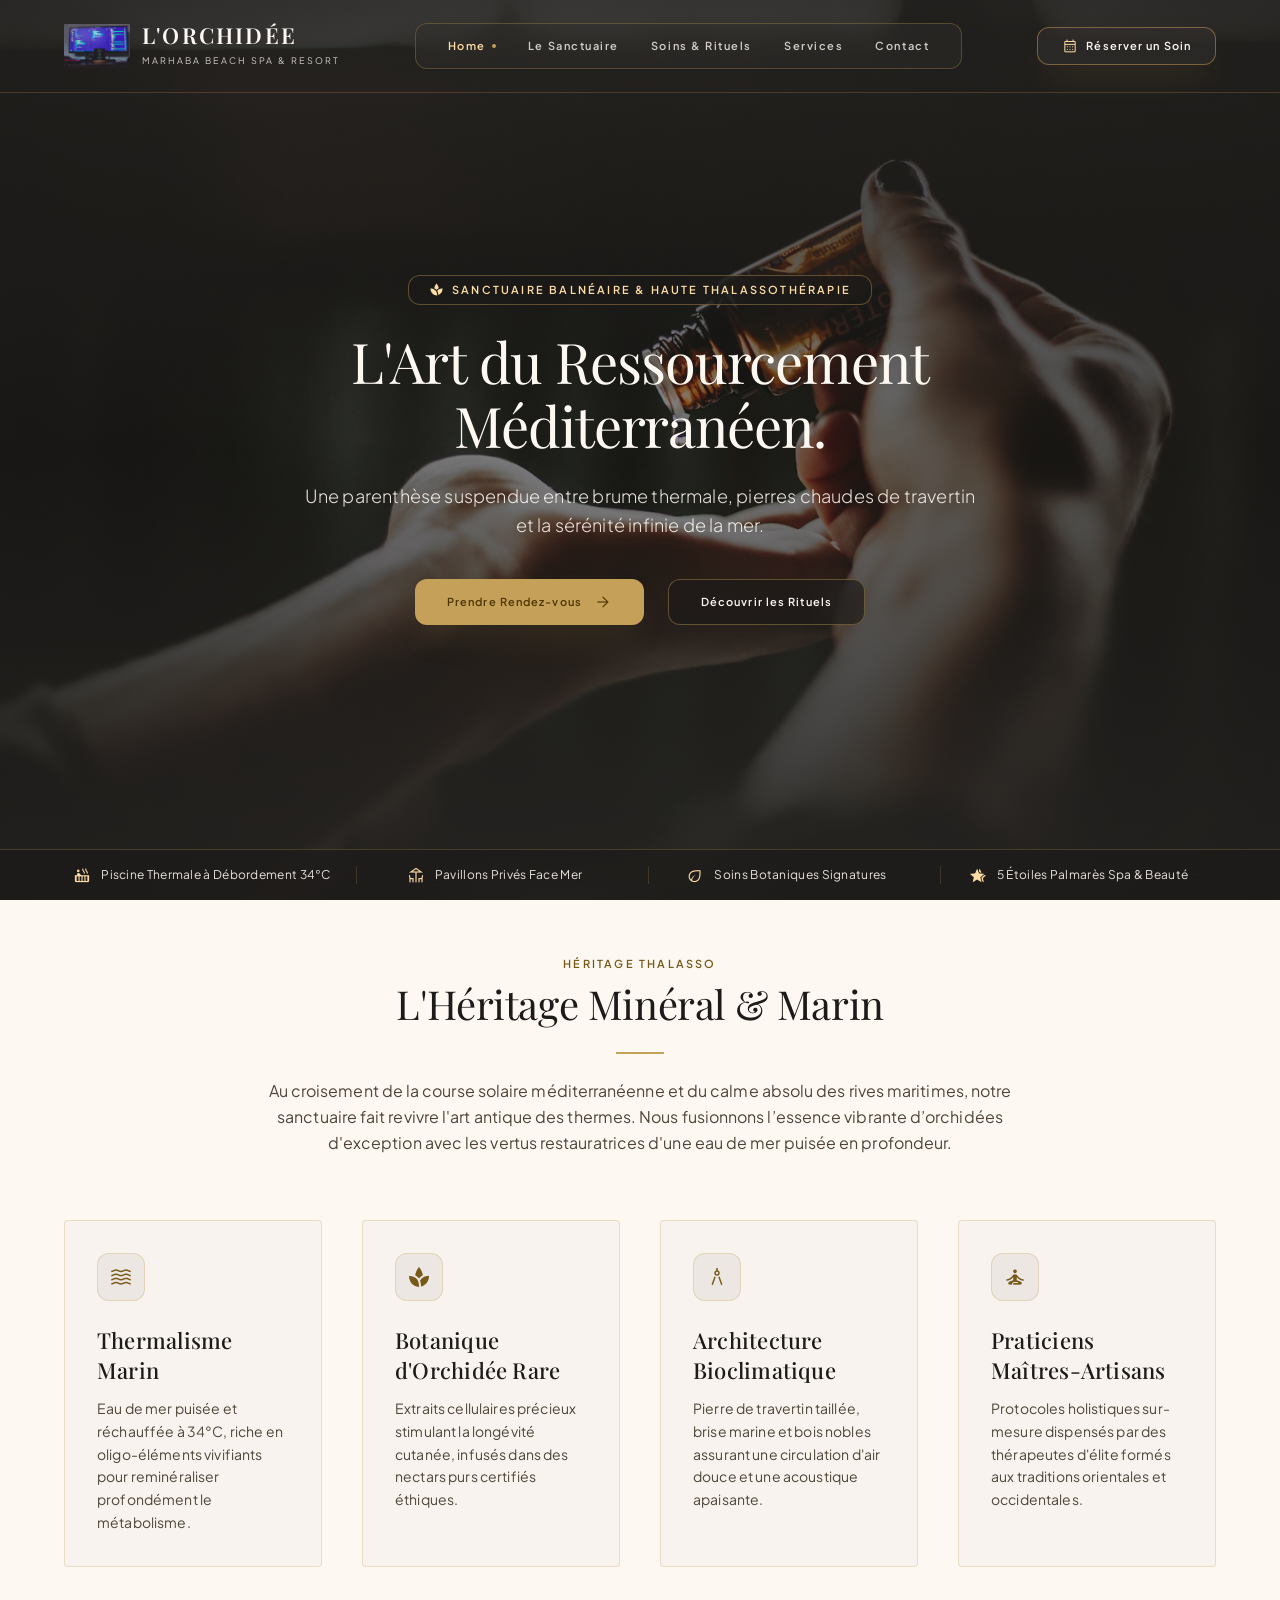
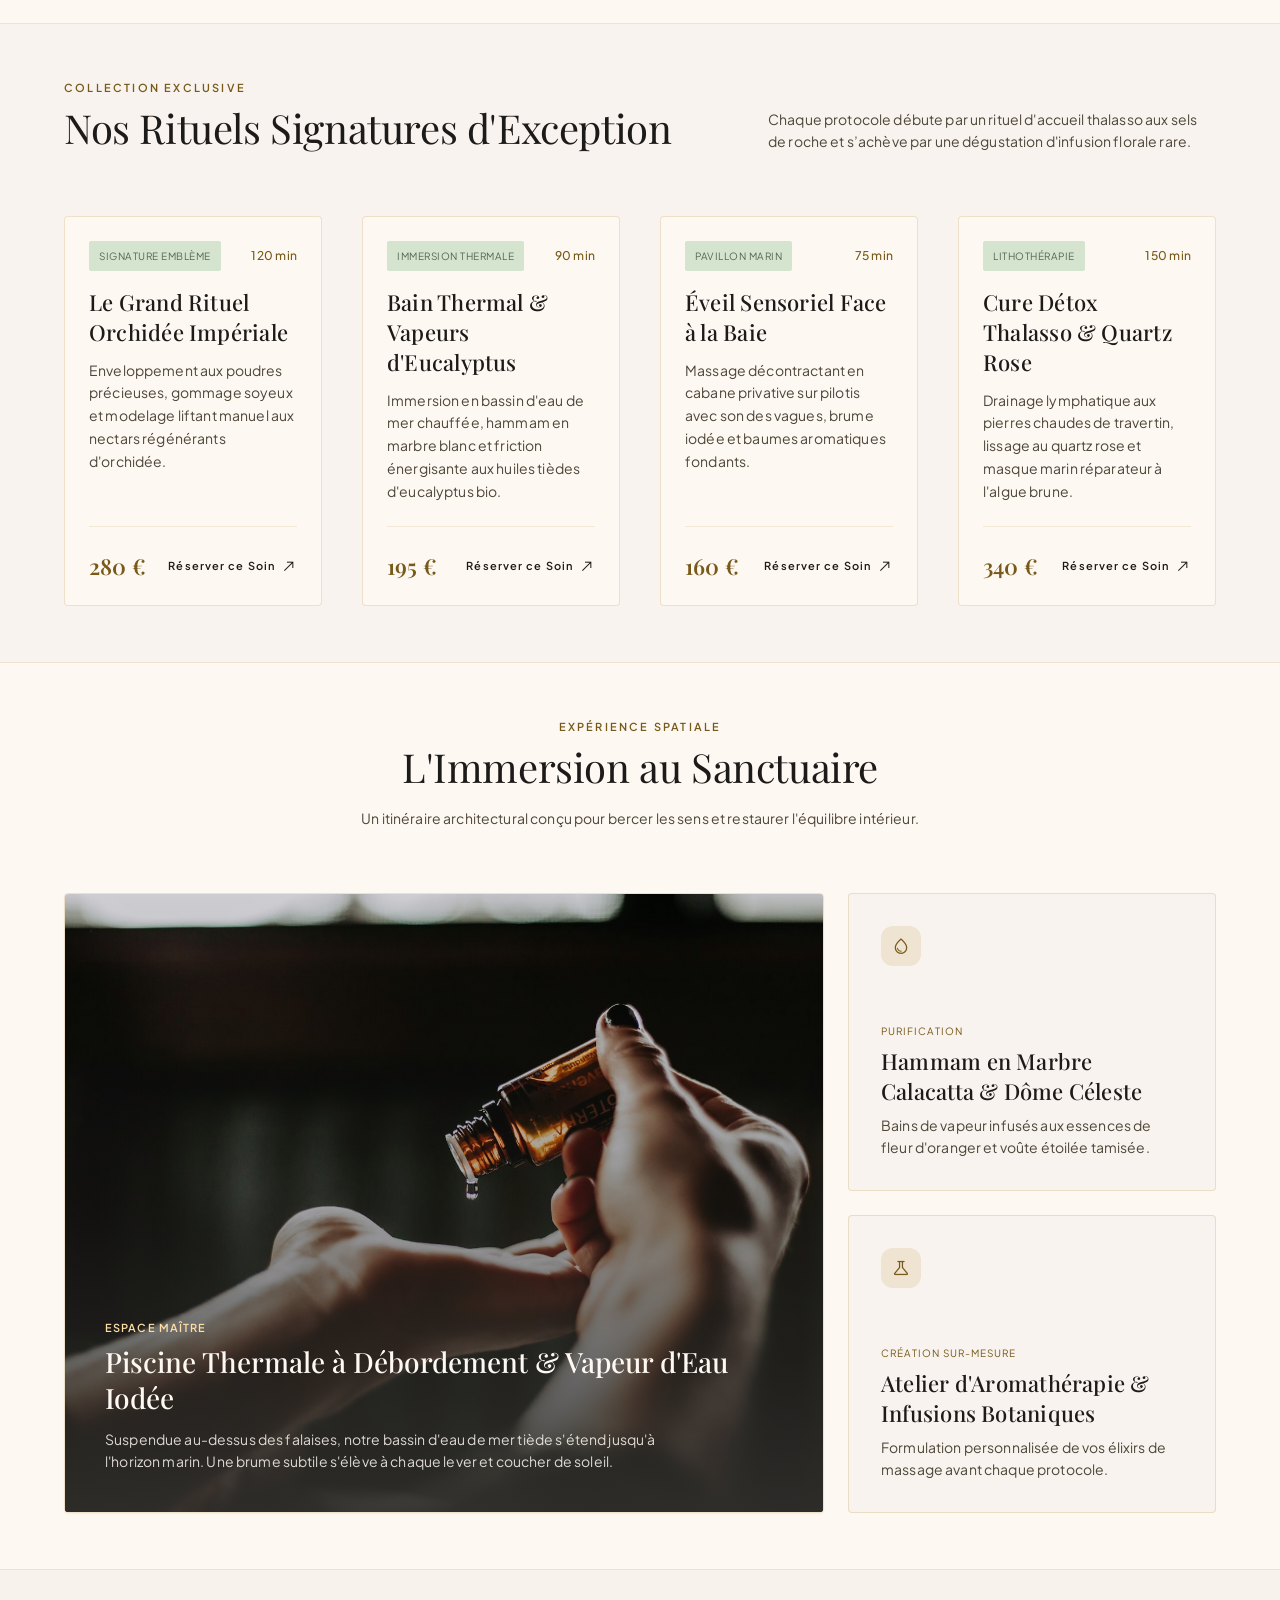
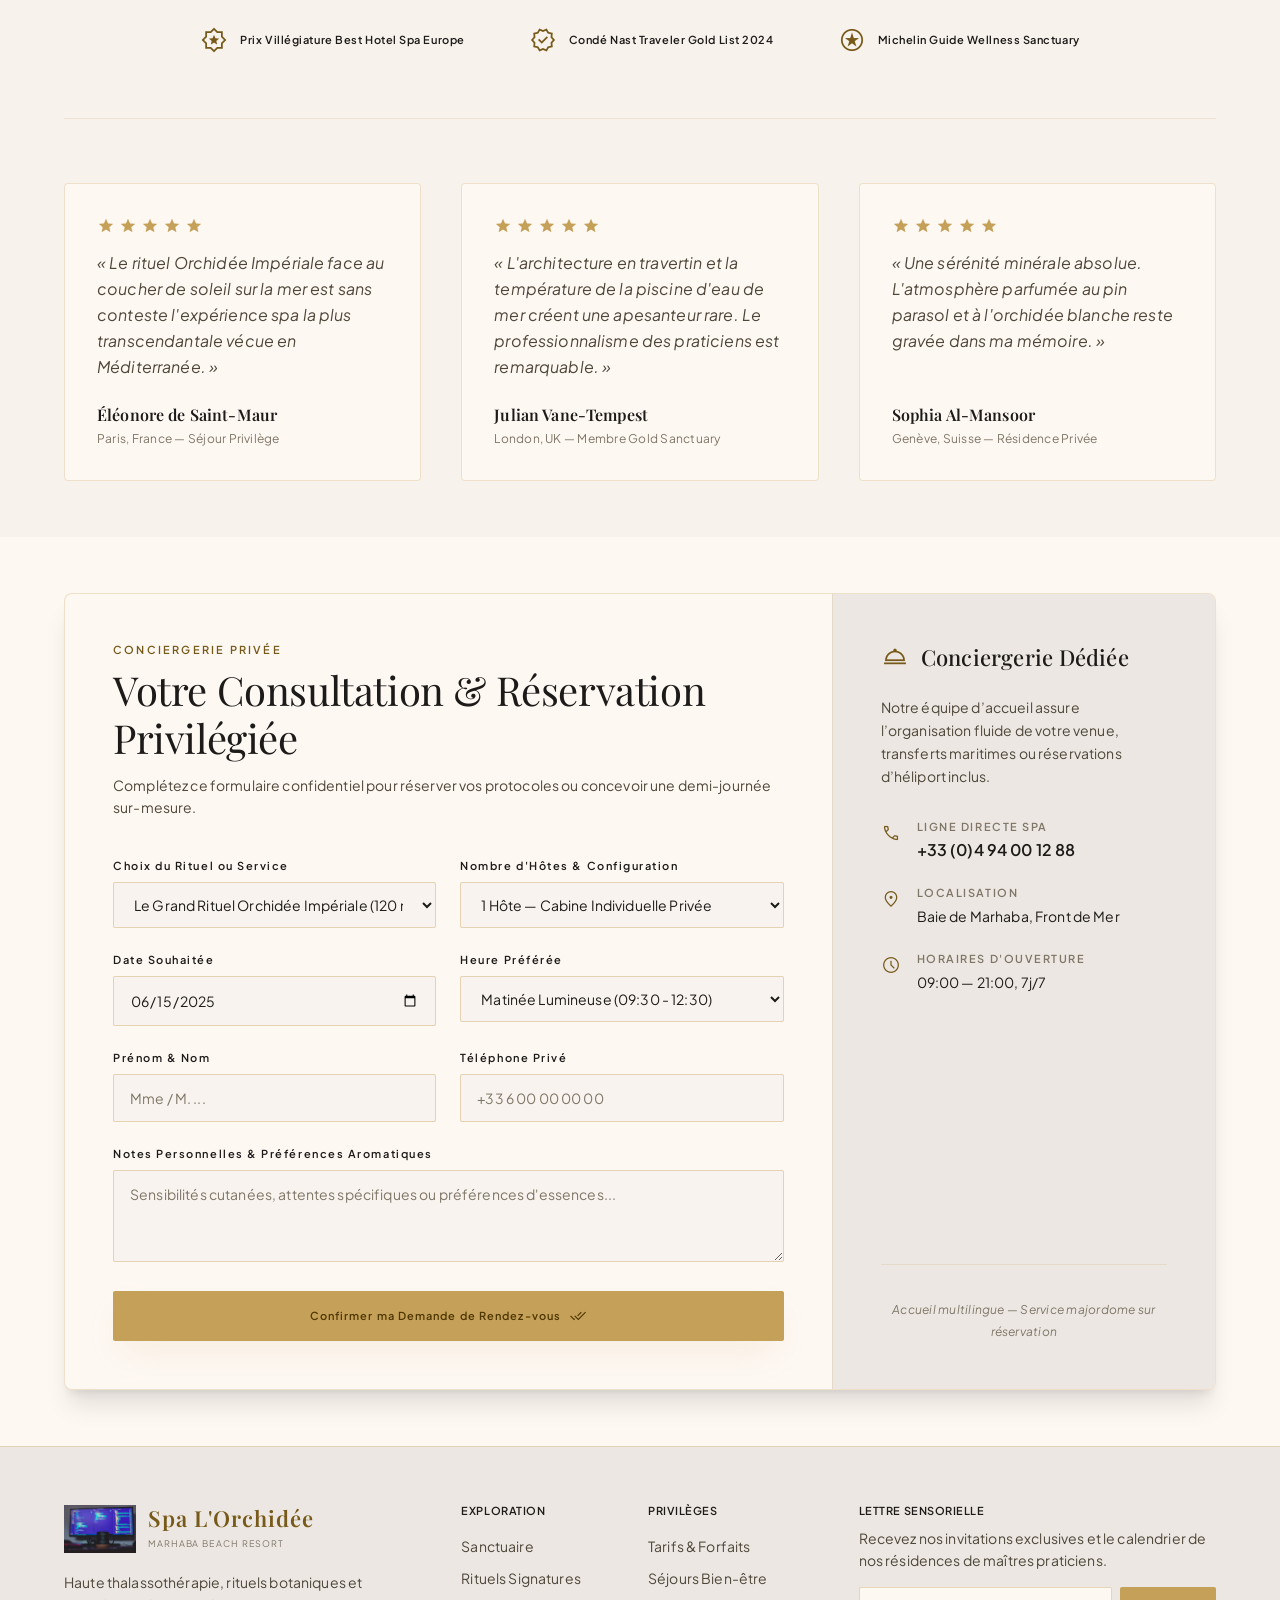
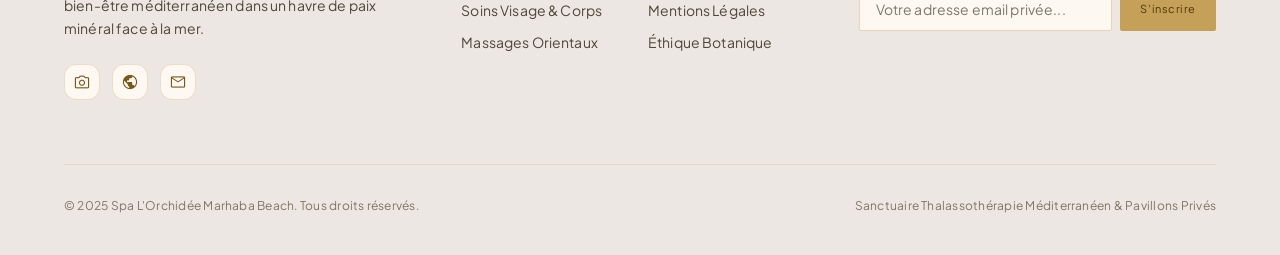
<file: index.html>
<!DOCTYPE html>

<html class="scroll-smooth" lang="fr"><head>
<meta charset="utf-8"/>
<meta content="width=device-width, initial-scale=1.0" name="viewport"/>
<title>Spa L'Orchidée Marhaba Beach — Sanctuaire Balnéaire &amp; Haute Thalassothérapie</title>
<!-- Material Symbols & Typography -->
<link href="https://fonts.googleapis.com" rel="preconnect"/>
<link crossorigin="" href="https://fonts.gstatic.com" rel="preconnect"/>
<link href="https://fonts.googleapis.com/css2?family=Playfair+Display:ital,wght@0,400;0,500;0,600;0,700;1,400;1,600&amp;family=Plus+Jakarta+Sans:wght@300;400;500;600;700&amp;display=swap" rel="stylesheet"/>
<link href="https://fonts.googleapis.com/css2?family=Material+Symbols+Outlined:wght,FILL@100..700,0..1&amp;display=swap" rel="stylesheet"/>
<!-- Tailwind CSS & Theme Config -->


<style>
    .material-symbols-outlined {
      font-variation-settings: 'FILL' 0, 'wght' 300, 'GRAD' 0, 'opsz' 24;
    }
    .brass-border {
      border: 1px solid rgba(197, 160, 89, 0.28);
    }
    .brass-glow {
      box-shadow: 0 16px 36px -10px rgba(197, 160, 89, 0.16);
    }
    .glass-frosted {
      background: rgba(254, 248, 243, 0.72);
      backdrop-filter: blur(20px);
      -webkit-backdrop-filter: blur(20px);
    }
    .glass-dark {
      background: rgba(29, 27, 25, 0.65);
      backdrop-filter: blur(18px);
      -webkit-backdrop-filter: blur(18px);
    }
  </style>
<link rel="stylesheet" href="styles.css">
<link rel="icon" type="image/svg+xml" href="favicon.svg">
<link rel="shortcut icon" href="favicon.ico">
</head>
<body class="bg-background text-on-surface antialiased selection:bg-primary-container selection:text-on-primary-container font-body-md text-body-md overflow-x-hidden">
<!-- ==================== 1. FLOATING TRANSPARENT HEADER ==================== -->
<header class="fixed top-0 left-0 w-full z-50 transition-all duration-300 ease-in-out py-5 px-6 md:px-16 flex items-center justify-between border-b border-primary-container/25 bg-inverse-surface/30 backdrop-blur-md" id="main-nav">
<!-- Brand Logo and Identity -->
<a class="flex items-center gap-3 group focus:outline-none" href="index.html">
<img alt="Logo" class="h-11 w-auto object-contain transition-transform duration-300 group-hover:scale-105" src="./assets/orchid_61e0d657.jpg"/>
<div class="flex flex-col">
<span class="font-headline-sm text-headline-sm tracking-widest text-surface font-semibold group-hover:text-primary-fixed-dim transition-colors">L'ORCHIDÉE</span>
<span class="font-label-caps text-[9px] tracking-[0.22em] text-surface/80">MARHABA BEACH SPA &amp; RESORT</span>
</div>
</a>
<!-- Center Navigation Links -->
<nav class="hidden lg:flex items-center gap-8 bg-inverse-surface/40 backdrop-blur-md px-8 py-2.5 rounded-full border border-primary-container/30 shadow-sm">
<a class="font-label-caps text-label-caps text-primary-fixed relative py-1 flex items-center gap-1.5 transition-colors" href="index.html">
<span>Home</span>
<span class="w-1 h-1 rounded-full bg-primary-container inline-block"></span>
</a>
<a class="font-label-caps text-label-caps text-surface/80 hover:text-primary-fixed transition-colors" href="#sanctuaire">Le Sanctuaire</a>
<a class="font-label-caps text-label-caps text-surface/80 hover:text-primary-fixed transition-colors" href="#rituels">Soins &amp; Rituels</a>
<a class="font-label-caps text-label-caps text-surface/80 hover:text-primary-fixed transition-colors" href="services.html">Services</a>
<a class="font-label-caps text-label-caps text-surface/80 hover:text-primary-fixed transition-colors" href="contact.html">Contact</a>
</nav>
<!-- Right Trailing CTA Action -->
<div class="flex items-center gap-4">
<a class="hidden sm:inline-flex items-center gap-2 px-6 py-2.5 rounded-full bg-inverse-surface/60 hover:bg-inverse-surface text-surface text-label-caps font-label-caps tracking-widest border border-primary-container/50 brass-glow hover:border-primary-container transition-all duration-300" href="#reservation">
<span class="material-symbols-outlined text-[16px] text-primary-fixed">calendar_month</span>
<span>Réserver un Soin</span>
</a>
<!-- Mobile menu trigger -->
<button aria-label="Ouvrir le menu" class="lg:hidden text-surface p-2 rounded-lg bg-inverse-surface/50 border border-primary-container/30" type="button">
<span class="material-symbols-outlined">menu</span>
</button>
</div>
</header>
<!-- ==================== 2. FULL-BLEED 100VH HERO SECTION ==================== -->
<section class="relative w-full h-screen min-h-[720px] flex items-center justify-center overflow-hidden bg-inverse-surface">
<!-- Full-bleed background image with subtle atmospheric vignette -->
<div class="absolute inset-0 w-full h-full bg-cover bg-center transition-transform duration-1000 scale-100" style="background-image: url('./assets/lounge_f939c7f8.jpg');">
<!-- Gradient Layer: Dark top fade for nav, deep bottom anchor for readability, soft radial glow -->
<div class="absolute inset-0 bg-gradient-to-b from-inverse-surface/80 via-inverse-surface/35 to-inverse-surface/90"></div>
<div class="absolute inset-0 bg-[radial-gradient(circle_at_center,rgba(0,0,0,0.1)_0%,rgba(29,27,25,0.75)_100%)]"></div>
</div>
<!-- Editorial Centered Content Canvas -->
<div class="relative z-10 max-w-[1120px] mx-auto px-6 md:px-12 text-center flex flex-col items-center pt-16">
<!-- Prestige Sanctuary Badge -->
<div class="inline-flex items-center gap-2 px-5 py-1.5 rounded-full glass-dark border border-primary-container/40 mb-6 text-primary-fixed tracking-[0.2em] font-label-caps text-label-caps">
<span class="material-symbols-outlined text-[15px] text-primary-fixed" style="font-variation-settings: 'FILL' 1;">spa</span>
<span>SANCTUAIRE BALNÉAIRE &amp; HAUTE THALASSOTHÉRAPIE</span>
</div>
<!-- Majestic Hero Headline -->
<h1 class="font-display-hero md:text-display-hero text-display-hero-mobile text-surface mb-6 max-w-4xl tracking-tight leading-tight">
        L'Art du Ressourcement Méditerranéen.
      </h1>
<!-- Evocative Subtitle -->
<p class="font-subheading text-subheading text-surface/90 font-light max-w-2xl mb-10 leading-relaxed">
        Une parenthèse suspendue entre brume thermale, pierres chaudes de travertin et la sérénité infinie de la mer.
      </p>
<!-- Dual Action Interactive CTA Buttons -->
<div class="flex flex-col sm:flex-row items-center gap-4 sm:gap-6 mb-16">
<a class="w-full sm:w-auto inline-flex items-center justify-center gap-3 px-8 py-3.5 rounded-full bg-primary-container hover:bg-primary-fixed-dim text-on-primary-container font-label-caps text-label-caps tracking-widest transition-all duration-300 brass-glow" href="#reservation">
<span>Prendre Rendez-vous</span>
<span class="material-symbols-outlined text-[18px]">arrow_forward</span>
</a>
<a class="w-full sm:w-auto inline-flex items-center justify-center gap-2 px-8 py-3.5 rounded-full glass-dark hover:bg-inverse-surface/80 text-surface border border-primary-container/40 hover:border-primary-container font-label-caps text-label-caps tracking-widest transition-all duration-300" href="#rituels">
<span>Découvrir les Rituels</span>
</a>
</div>
</div>
<!-- Quick Hero Metrics / Amenities Bar at Bottom Edge -->
<div class="absolute bottom-0 left-0 w-full z-20 border-t border-primary-container/25 glass-dark py-4 px-6 md:px-16">
<div class="max-w-[1440px] mx-auto grid grid-cols-2 md:grid-cols-4 gap-4 text-center">
<div class="flex items-center justify-center gap-2.5">
<span class="material-symbols-outlined text-primary-fixed text-[18px]">hot_tub</span>
<span class="font-caption text-caption text-surface/90 tracking-wide">Piscine Thermale à Débordement 34°C</span>
</div>
<div class="flex items-center justify-center gap-2.5 border-l border-primary-container/20">
<span class="material-symbols-outlined text-primary-fixed text-[18px]">deck</span>
<span class="font-caption text-caption text-surface/90 tracking-wide">Pavillons Privés Face Mer</span>
</div>
<div class="flex items-center justify-center gap-2.5 border-l border-primary-container/20">
<span class="material-symbols-outlined text-primary-fixed text-[18px]">eco</span>
<span class="font-caption text-caption text-surface/90 tracking-wide">Soins Botaniques Signatures</span>
</div>
<div class="flex items-center justify-center gap-2.5 border-l border-primary-container/20">
<span class="material-symbols-outlined text-primary-fixed text-[18px]" style="font-variation-settings: 'FILL' 1;">hotel_class</span>
<span class="font-caption text-caption text-surface/90 tracking-wide">5 Étoiles Palmarès Spa &amp; Beauté</span>
</div>
</div>
</div>
</section>
<!-- ==================== 3. NARRATIVE & VALUE PILLARS ==================== -->
<section class="py-space-xl px-6 md:px-margin-desktop max-w-[1440px] mx-auto" id="sanctuaire">
<!-- Section Header -->
<div class="text-center max-w-3xl mx-auto mb-16">
<span class="font-label-caps text-label-caps text-primary tracking-[0.2em] block mb-2">HÉRITAGE THALASSO</span>
<h2 class="font-headline-lg text-headline-lg md:text-headline-lg text-on-surface mb-6">L'Héritage Minéral &amp; Marin</h2>
<div class="w-12 h-0.5 bg-primary-container mx-auto mb-6"></div>
<p class="font-body-lg text-body-lg text-on-surface-variant leading-relaxed">
        Au croisement de la course solaire méditerranéenne et du calme absolu des rives maritimes, notre sanctuaire fait revivre l'art antique des thermes. Nous fusionnons l’essence vibrante d’orchidées d'exception avec les vertus restauratrices d'une eau de mer puisée en profondeur.
      </p>
</div>
<!-- 4 Cornerstone Value Pillar Cards -->
<div class="grid grid-cols-1 md:grid-cols-2 lg:grid-cols-4 gap-gutter-desktop">
<!-- Pillar 1 -->
<div class="bg-surface-container-low p-8 rounded-lg brass-border transition-all duration-300 hover:-translate-y-1 hover:border-primary-container/60 hover:shadow-md">
<div class="w-12 h-12 rounded-full bg-surface-container-high flex items-center justify-center mb-6 text-primary border border-primary-container/30">
<span class="material-symbols-outlined text-[24px]">waves</span>
</div>
<h3 class="font-headline-sm text-headline-sm text-on-surface mb-3">Thermalisme Marin</h3>
<p class="font-body-md text-body-md text-on-surface-variant leading-relaxed">
          Eau de mer puisée et réchauffée à 34°C, riche en oligo-éléments vivifiants pour reminéraliser profondément le métabolisme.
        </p>
</div>
<!-- Pillar 2 -->
<div class="bg-surface-container-low p-8 rounded-lg brass-border transition-all duration-300 hover:-translate-y-1 hover:border-primary-container/60 hover:shadow-md">
<div class="w-12 h-12 rounded-full bg-surface-container-high flex items-center justify-center mb-6 text-primary border border-primary-container/30">
<span class="material-symbols-outlined text-[24px]" style="font-variation-settings: 'FILL' 1;">spa</span>
</div>
<h3 class="font-headline-sm text-headline-sm text-on-surface mb-3">Botanique d'Orchidée Rare</h3>
<p class="font-body-md text-body-md text-on-surface-variant leading-relaxed">
          Extraits cellulaires précieux stimulant la longévité cutanée, infusés dans des nectars purs certifiés éthiques.
        </p>
</div>
<!-- Pillar 3 -->
<div class="bg-surface-container-low p-8 rounded-lg brass-border transition-all duration-300 hover:-translate-y-1 hover:border-primary-container/60 hover:shadow-md">
<div class="w-12 h-12 rounded-full bg-surface-container-high flex items-center justify-center mb-6 text-primary border border-primary-container/30">
<span class="material-symbols-outlined text-[24px]">architecture</span>
</div>
<h3 class="font-headline-sm text-headline-sm text-on-surface mb-3">Architecture Bioclimatique</h3>
<p class="font-body-md text-body-md text-on-surface-variant leading-relaxed">
          Pierre de travertin taillée, brise marine et bois nobles assurant une circulation d'air douce et une acoustique apaisante.
        </p>
</div>
<!-- Pillar 4 -->
<div class="bg-surface-container-low p-8 rounded-lg brass-border transition-all duration-300 hover:-translate-y-1 hover:border-primary-container/60 hover:shadow-md">
<div class="w-12 h-12 rounded-full bg-surface-container-high flex items-center justify-center mb-6 text-primary border border-primary-container/30">
<span class="material-symbols-outlined text-[24px]">self_improvement</span>
</div>
<h3 class="font-headline-sm text-headline-sm text-on-surface mb-3">Praticiens Maîtres-Artisans</h3>
<p class="font-body-md text-body-md text-on-surface-variant leading-relaxed">
          Protocoles holistiques sur-mesure dispensés par des thérapeutes d'élite formés aux traditions orientales et occidentales.
        </p>
</div>
</div>
</section>
<!-- ==================== 4. SIGNATURE CATALOG / OFFERINGS SHOWCASE ==================== -->
<section class="py-space-xl bg-surface-container-low border-y border-primary-container/20" id="rituels">
<div class="max-w-[1440px] mx-auto px-6 md:px-margin-desktop">
<div class="flex flex-col md:flex-row md:items-end justify-between mb-16 gap-6">
<div>
<span class="font-label-caps text-label-caps text-primary tracking-[0.2em] block mb-2">COLLECTION EXCLUSIVE</span>
<h2 class="font-headline-lg text-headline-lg text-on-surface">Nos Rituels Signatures d'Exception</h2>
</div>
<p class="font-body-md text-body-md text-on-surface-variant max-w-md">
          Chaque protocole débute par un rituel d'accueil thalasso aux sels de roche et s’achève par une dégustation d'infusion florale rare.
        </p>
</div>
<!-- Rituals Cards Grid -->
<div class="grid grid-cols-1 md:grid-cols-2 lg:grid-cols-4 gap-gutter-desktop">
<!-- Ritual Card 1 -->
<div class="bg-surface rounded-lg p-6 brass-border flex flex-col justify-between hover:shadow-lg transition-all duration-300 group">
<div>
<div class="flex items-center justify-between mb-4">
<span class="px-2.5 py-1 rounded bg-secondary-container text-on-secondary-container font-label-caps text-[10px] tracking-wider">SIGNATURE EMBLÈME</span>
<span class="font-caption text-caption text-primary font-medium">120 min</span>
</div>
<h3 class="font-headline-sm text-headline-sm text-on-surface group-hover:text-primary transition-colors mb-3">
              Le Grand Rituel Orchidée Impériale
            </h3>
<p class="font-body-md text-body-md text-on-surface-variant mb-6 leading-relaxed">
              Enveloppement aux poudres précieuses, gommage soyeux et modelage liftant manuel aux nectars régénérants d'orchidée.
            </p>
</div>
<div class="pt-6 border-t border-primary-container/20 flex items-center justify-between">
<span class="font-headline-sm text-headline-sm text-primary font-semibold">280 €</span>
<a class="inline-flex items-center gap-1.5 font-label-caps text-label-caps text-on-surface hover:text-primary tracking-widest transition-colors" href="#reservation">
<span>Réserver ce Soin</span>
<span class="material-symbols-outlined text-[16px]">north_east</span>
</a>
</div>
</div>
<!-- Ritual Card 2 -->
<div class="bg-surface rounded-lg p-6 brass-border flex flex-col justify-between hover:shadow-lg transition-all duration-300 group">
<div>
<div class="flex items-center justify-between mb-4">
<span class="px-2.5 py-1 rounded bg-secondary-container text-on-secondary-container font-label-caps text-[10px] tracking-wider">IMMERSION THERMALE</span>
<span class="font-caption text-caption text-primary font-medium">90 min</span>
</div>
<h3 class="font-headline-sm text-headline-sm text-on-surface group-hover:text-primary transition-colors mb-3">
              Bain Thermal &amp; Vapeurs d'Eucalyptus
            </h3>
<p class="font-body-md text-body-md text-on-surface-variant mb-6 leading-relaxed">
              Immersion en bassin d'eau de mer chauffée, hammam en marbre blanc et friction énergisante aux huiles tièdes d'eucalyptus bio.
            </p>
</div>
<div class="pt-6 border-t border-primary-container/20 flex items-center justify-between">
<span class="font-headline-sm text-headline-sm text-primary font-semibold">195 €</span>
<a class="inline-flex items-center gap-1.5 font-label-caps text-label-caps text-on-surface hover:text-primary tracking-widest transition-colors" href="#reservation">
<span>Réserver ce Soin</span>
<span class="material-symbols-outlined text-[16px]">north_east</span>
</a>
</div>
</div>
<!-- Ritual Card 3 -->
<div class="bg-surface rounded-lg p-6 brass-border flex flex-col justify-between hover:shadow-lg transition-all duration-300 group">
<div>
<div class="flex items-center justify-between mb-4">
<span class="px-2.5 py-1 rounded bg-secondary-container text-on-secondary-container font-label-caps text-[10px] tracking-wider">PAVILLON MARIN</span>
<span class="font-caption text-caption text-primary font-medium">75 min</span>
</div>
<h3 class="font-headline-sm text-headline-sm text-on-surface group-hover:text-primary transition-colors mb-3">
              Éveil Sensoriel Face à la Baie
            </h3>
<p class="font-body-md text-body-md text-on-surface-variant mb-6 leading-relaxed">
              Massage décontractant en cabane privative sur pilotis avec son des vagues, brume iodée et baumes aromatiques fondants.
            </p>
</div>
<div class="pt-6 border-t border-primary-container/20 flex items-center justify-between">
<span class="font-headline-sm text-headline-sm text-primary font-semibold">160 €</span>
<a class="inline-flex items-center gap-1.5 font-label-caps text-label-caps text-on-surface hover:text-primary tracking-widest transition-colors" href="#reservation">
<span>Réserver ce Soin</span>
<span class="material-symbols-outlined text-[16px]">north_east</span>
</a>
</div>
</div>
<!-- Ritual Card 4 -->
<div class="bg-surface rounded-lg p-6 brass-border flex flex-col justify-between hover:shadow-lg transition-all duration-300 group">
<div>
<div class="flex items-center justify-between mb-4">
<span class="px-2.5 py-1 rounded bg-secondary-container text-on-secondary-container font-label-caps text-[10px] tracking-wider">LITHOTHÉRAPIE</span>
<span class="font-caption text-caption text-primary font-medium">150 min</span>
</div>
<h3 class="font-headline-sm text-headline-sm text-on-surface group-hover:text-primary transition-colors mb-3">
              Cure Détox Thalasso &amp; Quartz Rose
            </h3>
<p class="font-body-md text-body-md text-on-surface-variant mb-6 leading-relaxed">
              Drainage lymphatique aux pierres chaudes de travertin, lissage au quartz rose et masque marin réparateur à l'algue brune.
            </p>
</div>
<div class="pt-6 border-t border-primary-container/20 flex items-center justify-between">
<span class="font-headline-sm text-headline-sm text-primary font-semibold">340 €</span>
<a class="inline-flex items-center gap-1.5 font-label-caps text-label-caps text-on-surface hover:text-primary tracking-widest transition-colors" href="#reservation">
<span>Réserver ce Soin</span>
<span class="material-symbols-outlined text-[16px]">north_east</span>
</a>
</div>
</div>
</div>
</div>
</section>
<!-- ==================== 5. EXPERIENTIAL SHOWCASE / BENTO GRID ==================== -->
<section class="py-space-xl px-6 md:px-margin-desktop max-w-[1440px] mx-auto">
<div class="text-center max-w-3xl mx-auto mb-16">
<span class="font-label-caps text-label-caps text-primary tracking-[0.2em] block mb-2">EXPÉRIENCE SPATIALE</span>
<h2 class="font-headline-lg text-headline-lg text-on-surface mb-4">L'Immersion au Sanctuaire</h2>
<p class="font-body-md text-body-md text-on-surface-variant">Un itinéraire architectural conçu pour bercer les sens et restaurer l'équilibre intérieur.</p>
</div>
<!-- Bento Grid Layout -->
<div class="grid grid-cols-1 md:grid-cols-3 md:grid-rows-2 gap-6 h-auto md:h-[620px]">
<!-- Big Bento Item (Ocean Panorama & Pool) -->
<div class="md:col-span-2 md:row-span-2 relative rounded-lg overflow-hidden brass-border group shadow-sm">
<div class="absolute inset-0 bg-cover bg-center transition-transform duration-700 group-hover:scale-105" style="background-image: url('./assets/lounge_f939c7f8.jpg');"></div>
<div class="absolute inset-0 bg-gradient-to-t from-inverse-surface/90 via-inverse-surface/30 to-transparent"></div>
<div class="absolute bottom-0 left-0 p-8 md:p-10 z-10">
<span class="font-label-caps text-label-caps text-primary-fixed mb-2 block tracking-widest">ESPACE MAÎTRE</span>
<h3 class="font-headline-md text-headline-md text-surface mb-3">Piscine Thermale à Débordement &amp; Vapeur d'Eau Iodée</h3>
<p class="font-body-md text-body-md text-surface/85 max-w-xl">
            Suspendue au-dessus des falaises, notre bassin d'eau de mer tiède s'étend jusqu'à l'horizon marin. Une brume subtile s'élève à chaque lever et coucher de soleil.
          </p>
</div>
</div>
<!-- Bento Item 2 (Hammam) -->
<div class="bg-surface-container-low p-8 rounded-lg brass-border flex flex-col justify-between group hover:border-primary-container transition-all">
<div class="w-10 h-10 rounded-full bg-primary-container/20 text-primary flex items-center justify-center">
<span class="material-symbols-outlined text-[20px]">water_drop</span>
</div>
<div>
<span class="font-label-caps text-[10px] text-primary tracking-widest mb-1 block">PURIFICATION</span>
<h4 class="font-headline-sm text-headline-sm text-on-surface mb-2">Hammam en Marbre Calacatta &amp; Dôme Céleste</h4>
<p class="font-body-md text-body-md text-on-surface-variant">Bains de vapeur infusés aux essences de fleur d'oranger et voûte étoilée tamisée.</p>
</div>
</div>
<!-- Bento Item 3 (Aromatherapy Atelier) -->
<div class="bg-surface-container-low p-8 rounded-lg brass-border flex flex-col justify-between group hover:border-primary-container transition-all">
<div class="w-10 h-10 rounded-full bg-primary-container/20 text-primary flex items-center justify-center">
<span class="material-symbols-outlined text-[20px]">science</span>
</div>
<div>
<span class="font-label-caps text-[10px] text-primary tracking-widest mb-1 block">CRÉATION SUR-MESURE</span>
<h4 class="font-headline-sm text-headline-sm text-on-surface mb-2">Atelier d'Aromathérapie &amp; Infusions Botaniques</h4>
<p class="font-body-md text-body-md text-on-surface-variant">Formulation personnalisée de vos élixirs de massage avant chaque protocole.</p>
</div>
</div>
</div>
</section>
<!-- ==================== 6. CLIENT TESTIMONIALS & ACCOLADES ==================== -->
<section class="py-space-xl bg-surface-container-high/40 border-t border-primary-container/20">
<div class="max-w-[1440px] mx-auto px-6 md:px-margin-desktop">
<!-- Award Badges Row -->
<div class="flex flex-wrap items-center justify-center gap-8 md:gap-16 pb-16 border-b border-primary-container/20">
<div class="flex items-center gap-3">
<span class="material-symbols-outlined text-primary text-[28px]">award_star</span>
<span class="font-label-caps text-label-caps text-on-surface tracking-wider">Prix Villégiature Best Hotel Spa Europe</span>
</div>
<div class="flex items-center gap-3">
<span class="material-symbols-outlined text-primary text-[28px]">verified</span>
<span class="font-label-caps text-label-caps text-on-surface tracking-wider">Condé Nast Traveler Gold List 2024</span>
</div>
<div class="flex items-center gap-3">
<span class="material-symbols-outlined text-primary text-[28px]">stars</span>
<span class="font-label-caps text-label-caps text-on-surface tracking-wider">Michelin Guide Wellness Sanctuary</span>
</div>
</div>
<!-- Testimonial Editorial Cards -->
<div class="grid grid-cols-1 md:grid-cols-3 gap-gutter-desktop pt-16">
<div class="bg-surface p-8 rounded-lg brass-border flex flex-col justify-between">
<div>
<div class="flex gap-1 text-primary-container mb-4">
<span class="material-symbols-outlined text-[18px]" style="font-variation-settings: 'FILL' 1;">star</span>
<span class="material-symbols-outlined text-[18px]" style="font-variation-settings: 'FILL' 1;">star</span>
<span class="material-symbols-outlined text-[18px]" style="font-variation-settings: 'FILL' 1;">star</span>
<span class="material-symbols-outlined text-[18px]" style="font-variation-settings: 'FILL' 1;">star</span>
<span class="material-symbols-outlined text-[18px]" style="font-variation-settings: 'FILL' 1;">star</span>
</div>
<p class="font-subheading text-[16px] italic text-on-surface-variant mb-6 leading-relaxed">
              « Le rituel Orchidée Impériale face au coucher de soleil sur la mer est sans conteste l'expérience spa la plus transcendantale vécue en Méditerranée. »
            </p>
</div>
<div>
<h5 class="font-headline-sm text-[16px] text-on-surface font-semibold">Éléonore de Saint-Maur</h5>
<span class="font-caption text-caption text-outline">Paris, France — Séjour Privilège</span>
</div>
</div>
<div class="bg-surface p-8 rounded-lg brass-border flex flex-col justify-between">
<div>
<div class="flex gap-1 text-primary-container mb-4">
<span class="material-symbols-outlined text-[18px]" style="font-variation-settings: 'FILL' 1;">star</span>
<span class="material-symbols-outlined text-[18px]" style="font-variation-settings: 'FILL' 1;">star</span>
<span class="material-symbols-outlined text-[18px]" style="font-variation-settings: 'FILL' 1;">star</span>
<span class="material-symbols-outlined text-[18px]" style="font-variation-settings: 'FILL' 1;">star</span>
<span class="material-symbols-outlined text-[18px]" style="font-variation-settings: 'FILL' 1;">star</span>
</div>
<p class="font-subheading text-[16px] italic text-on-surface-variant mb-6 leading-relaxed">
              « L'architecture en travertin et la température de la piscine d'eau de mer créent une apesanteur rare. Le professionnalisme des praticiens est remarquable. »
            </p>
</div>
<div>
<h5 class="font-headline-sm text-[16px] text-on-surface font-semibold">Julian Vane-Tempest</h5>
<span class="font-caption text-caption text-outline">London, UK — Membre Gold Sanctuary</span>
</div>
</div>
<div class="bg-surface p-8 rounded-lg brass-border flex flex-col justify-between">
<div>
<div class="flex gap-1 text-primary-container mb-4">
<span class="material-symbols-outlined text-[18px]" style="font-variation-settings: 'FILL' 1;">star</span>
<span class="material-symbols-outlined text-[18px]" style="font-variation-settings: 'FILL' 1;">star</span>
<span class="material-symbols-outlined text-[18px]" style="font-variation-settings: 'FILL' 1;">star</span>
<span class="material-symbols-outlined text-[18px]" style="font-variation-settings: 'FILL' 1;">star</span>
<span class="material-symbols-outlined text-[18px]" style="font-variation-settings: 'FILL' 1;">star</span>
</div>
<p class="font-subheading text-[16px] italic text-on-surface-variant mb-6 leading-relaxed">
              « Une sérénité minérale absolue. L'atmosphère parfumée au pin parasol et à l'orchidée blanche reste gravée dans ma mémoire. »
            </p>
</div>
<div>
<h5 class="font-headline-sm text-[16px] text-on-surface font-semibold">Sophia Al-Mansoor</h5>
<span class="font-caption text-caption text-outline">Genève, Suisse — Résidence Privée</span>
</div>
</div>
</div>
</div>
</section>
<!-- ==================== 7. INTERACTIVE CONCIERGE & DIRECT BOOKING FORM ==================== -->
<section class="py-space-xl px-6 md:px-margin-desktop max-w-[1440px] mx-auto" id="reservation">
<div class="bg-surface rounded-xl brass-border overflow-hidden shadow-xl grid grid-cols-1 lg:grid-cols-12">
<!-- Form Area -->
<div class="lg:col-span-8 p-8 md:p-12">
<div class="mb-10">
<span class="font-label-caps text-label-caps text-primary tracking-[0.2em] block mb-2">CONCIERGERIE PRIVÉE</span>
<h2 class="font-headline-lg text-headline-lg text-on-surface mb-3">Votre Consultation &amp; Réservation Privilégiée</h2>
<p class="font-body-md text-body-md text-on-surface-variant">Complétez ce formulaire confidentiel pour réserver vos protocoles ou concevoir une demi-journée sur-mesure.</p>
</div>
<form class="space-y-6" onsubmit="event.preventDefault(); alert('Votre demande privilégiée a été transmise à notre Maître de Cabine. Nous vous contacterons sous 2 heures.');">
<div class="grid grid-cols-1 md:grid-cols-2 gap-6">
<!-- Choix du Rituel -->
<div>
<label class="block font-label-caps text-label-caps text-on-surface mb-2">Choix du Rituel ou Service</label>
<select class="w-full bg-surface-container-low border border-primary-container/40 rounded px-4 py-3 text-on-surface focus:border-primary-container focus:ring-0 transition-colors">
<option>Le Grand Rituel Orchidée Impériale (120 min)</option>
<option>Bain Thermal &amp; Vapeurs d'Eucalyptus (90 min)</option>
<option>Éveil Sensoriel Face à la Baie (75 min)</option>
<option>Cure Détox Thalasso &amp; Quartz Rose (150 min)</option>
<option>Consultation &amp; Diagnostic Personnalisé</option>
</select>
</div>
<!-- Nombre d'hôtes -->
<div>
<label class="block font-label-caps text-label-caps text-on-surface mb-2">Nombre d'Hôtes &amp; Configuration</label>
<select class="w-full bg-surface-container-low border border-primary-container/40 rounded px-4 py-3 text-on-surface focus:border-primary-container focus:ring-0 transition-colors">
<option>1 Hôte — Cabine Individuelle Privée</option>
<option>2 Hôtes — Cabane Duo Signature Mer</option>
<option>Privatisation Sanctuaire (Sur Demande)</option>
</select>
</div>
<!-- Date -->
<div>
<label class="block font-label-caps text-label-caps text-on-surface mb-2">Date Souhaitée</label>
<input class="w-full bg-surface-container-low border border-primary-container/40 rounded px-4 py-3 text-on-surface focus:border-primary-container focus:ring-0 transition-colors" type="date" value="2025-06-15"/>
</div>
<!-- Heure -->
<div>
<label class="block font-label-caps text-label-caps text-on-surface mb-2">Heure Préférée</label>
<select class="w-full bg-surface-container-low border border-primary-container/40 rounded px-4 py-3 text-on-surface focus:border-primary-container focus:ring-0 transition-colors">
<option>Matinée Lumineuse (09:30 - 12:30)</option>
<option>Zénith Solaire (13:00 - 16:30)</option>
<option>Crépuscule Doré Face Mer (17:00 - 20:30)</option>
</select>
</div>
<!-- Nom & Prénom -->
<div>
<label class="block font-label-caps text-label-caps text-on-surface mb-2">Prénom &amp; Nom</label>
<input class="w-full bg-surface-container-low border border-primary-container/40 rounded px-4 py-3 text-on-surface placeholder:text-outline focus:border-primary-container focus:ring-0 transition-colors" placeholder="Mme / M. ..." required="" type="text"/>
</div>
<!-- Téléphone -->
<div>
<label class="block font-label-caps text-label-caps text-on-surface mb-2">Téléphone Privé</label>
<input class="w-full bg-surface-container-low border border-primary-container/40 rounded px-4 py-3 text-on-surface placeholder:text-outline focus:border-primary-container focus:ring-0 transition-colors" placeholder="+33 6 00 00 00 00" required="" type="tel"/>
</div>
</div>
<!-- Notes -->
<div>
<label class="block font-label-caps text-label-caps text-on-surface mb-2">Notes Personnelles &amp; Préférences Aromatiques</label>
<textarea class="w-full bg-surface-container-low border border-primary-container/40 rounded px-4 py-3 text-on-surface placeholder:text-outline focus:border-primary-container focus:ring-0 transition-colors" placeholder="Sensibilités cutanées, attentes spécifiques ou préférences d'essences..." rows="3"></textarea>
</div>
<!-- Submit Button -->
<button class="w-full py-4 rounded bg-primary-container hover:bg-primary-fixed-dim text-on-primary-container font-label-caps text-label-caps tracking-widest brass-glow transition-all duration-300 flex items-center justify-center gap-2" type="submit">
<span>Confirmer ma Demande de Rendez-vous</span>
<span class="material-symbols-outlined text-[18px]">done_all</span>
</button>
</form>
</div>
<!-- Concierge Contact Sidebar -->
<div class="lg:col-span-4 bg-surface-container-high p-8 md:p-12 border-t lg:border-t-0 lg:border-l border-primary-container/20 flex flex-col justify-between">
<div>
<div class="flex items-center gap-3 mb-6">
<span class="material-symbols-outlined text-primary text-[28px]">room_service</span>
<h4 class="font-headline-sm text-headline-sm text-on-surface">Conciergerie Dédiée</h4>
</div>
<p class="font-body-md text-body-md text-on-surface-variant mb-8 leading-relaxed">
            Notre équipe d’accueil assure l’organisation fluide de votre venue, transferts maritimes ou réservations d’héliport inclus.
          </p>
<div class="space-y-6">
<div class="flex items-start gap-4">
<span class="material-symbols-outlined text-primary text-[20px] mt-1">call</span>
<div>
<span class="block font-label-caps text-label-caps text-outline mb-1">LIGNE DIRECTE SPA</span>
<span class="font-subheading text-[16px] font-semibold text-on-surface">+33 (0)4 94 00 12 88</span>
</div>
</div>
<div class="flex items-start gap-4">
<span class="material-symbols-outlined text-primary text-[20px] mt-1">location_on</span>
<div>
<span class="block font-label-caps text-label-caps text-outline mb-1">LOCALISATION</span>
<span class="font-body-md text-body-md text-on-surface">Baie de Marhaba, Front de Mer</span>
</div>
</div>
<div class="flex items-start gap-4">
<span class="material-symbols-outlined text-primary text-[20px] mt-1">schedule</span>
<div>
<span class="block font-label-caps text-label-caps text-outline mb-1">HORAIRES D'OUVERTURE</span>
<span class="font-body-md text-body-md text-on-surface">09:00 — 21:00, 7j/7</span>
</div>
</div>
</div>
</div>
<div class="mt-8 pt-8 border-t border-primary-container/20 text-center">
<span class="font-caption text-caption text-outline italic">Accueil multilingue — Service majordome sur réservation</span>
</div>
</div>
</div>
</section>
<!-- ==================== 8. LUXURY FOOTER ==================== -->
<footer class="bg-surface-container-high border-t border-primary-container/30 w-full pt-space-xl pb-10">
<div class="max-w-[1440px] mx-auto px-6 md:px-margin-desktop">
<div class="grid grid-cols-1 md:grid-cols-12 gap-gutter-desktop mb-16">
<!-- Brand Identity Column -->
<div class="md:col-span-4 flex flex-col">
<div class="flex items-center gap-3 mb-4">
<img alt="Logo" class="h-12 w-auto object-contain" src="./assets/orchid_61e0d657.jpg"/>
<div class="flex flex-col">
<span class="font-headline-sm text-headline-sm text-primary tracking-wider font-semibold">Spa L'Orchidée</span>
<span class="font-label-caps text-[9px] tracking-widest text-outline">MARHABA BEACH RESORT</span>
</div>
</div>
<p class="font-body-md text-body-md text-on-surface-variant max-w-sm mb-6 leading-relaxed">
            Haute thalassothérapie, rituels botaniques et bien-être méditerranéen dans un havre de paix minéral face à la mer.
          </p>
<div class="flex items-center gap-3">
<a aria-label="Instagram" class="w-9 h-9 rounded-full bg-surface border border-primary-container/30 flex items-center justify-center text-primary hover:border-primary transition-colors" href="index.html">
<span class="material-symbols-outlined text-[18px]">photo_camera</span>
</a>
<a aria-label="Facebook" class="w-9 h-9 rounded-full bg-surface border border-primary-container/30 flex items-center justify-center text-primary hover:border-primary transition-colors" href="index.html">
<span class="material-symbols-outlined text-[18px]">public</span>
</a>
<a aria-label="Mail" class="w-9 h-9 rounded-full bg-surface border border-primary-container/30 flex items-center justify-center text-primary hover:border-primary transition-colors" href="index.html">
<span class="material-symbols-outlined text-[18px]">mail</span>
</a>
</div>
</div>
<!-- Links Navigation -->
<div class="md:col-span-4 grid grid-cols-2 gap-4">
<div>
<h5 class="font-label-caps text-label-caps text-on-surface font-semibold tracking-wider mb-4">EXPLORATION</h5>
<ul class="space-y-2.5 font-body-md text-body-md text-on-surface-variant">
<li><a class="hover:text-primary transition-colors" href="#sanctuaire">Sanctuaire</a></li>
<li><a class="hover:text-primary transition-colors" href="#rituels">Rituels Signatures</a></li>
<li><a class="hover:text-primary transition-colors" href="services.html">Soins Visage &amp; Corps</a></li>
<li><a class="hover:text-primary transition-colors" href="services.html">Massages Orientaux</a></li>
</ul>
</div>
<div>
<h5 class="font-label-caps text-label-caps text-on-surface font-semibold tracking-wider mb-4">PRIVILÈGES</h5>
<ul class="space-y-2.5 font-body-md text-body-md text-on-surface-variant">
<li><a class="hover:text-primary transition-colors" href="services.html">Tarifs &amp; Forfaits</a></li>
<li><a class="hover:text-primary transition-colors" href="#reservation">Séjours Bien-être</a></li>
<li><a class="hover:text-primary transition-colors" href="contact.html">Mentions Légales</a></li>
<li><a class="hover:text-primary transition-colors" href="contact.html">Éthique Botanique</a></li>
</ul>
</div>
</div>
<!-- Newsletter Subscription -->
<div class="md:col-span-4">
<h5 class="font-label-caps text-label-caps text-on-surface font-semibold tracking-wider mb-2">LETTRE SENSORIELLE</h5>
<p class="font-body-md text-body-md text-on-surface-variant mb-4">
            Recevez nos invitations exclusives et le calendrier de nos résidences de maîtres praticiens.
          </p>
<form class="flex gap-2" onsubmit="event.preventDefault(); alert('Merci pour votre inscription à la Lettre Sensorielle.');">
<input class="bg-surface border border-primary-container/40 rounded px-4 py-2.5 text-body-md text-on-surface placeholder:text-outline w-full focus:border-primary-container focus:ring-0" placeholder="Votre adresse email privée..." required="" type="email"/>
<button class="px-5 py-2.5 rounded bg-primary-container hover:bg-primary-fixed-dim text-on-primary-container font-label-caps text-[11px] tracking-wider transition-colors shrink-0" type="submit">
              S'inscrire
            </button>
</form>
</div>
</div>
<!-- Copyright Bar -->
<div class="pt-8 border-t border-primary-container/20 flex flex-col md:flex-row items-center justify-between gap-4">
<span class="font-caption text-caption text-outline">
          © 2025 Spa L'Orchidée Marhaba Beach. Tous droits réservés.
        </span>
<span class="font-caption text-caption text-outline">
          Sanctuaire Thalassothérapie Méditerranéen &amp; Pavillons Privés
        </span>
</div>
</div>
</footer>
<!-- Subtle Scroll Interactivity for Transparent Header -->
<script>
    window.addEventListener('scroll', () => {
      const header = document.getElementById('main-nav');
      if (window.scrollY > 50) {
        header.classList.add('bg-surface/90', 'backdrop-blur-md', 'shadow-sm');
        header.classList.remove('bg-transparent');
      } else {
        header.classList.remove('bg-surface/90', 'backdrop-blur-md', 'shadow-sm');
        header.classList.add('bg-transparent');
      }
    });
  </script>
</body></html>
</file>
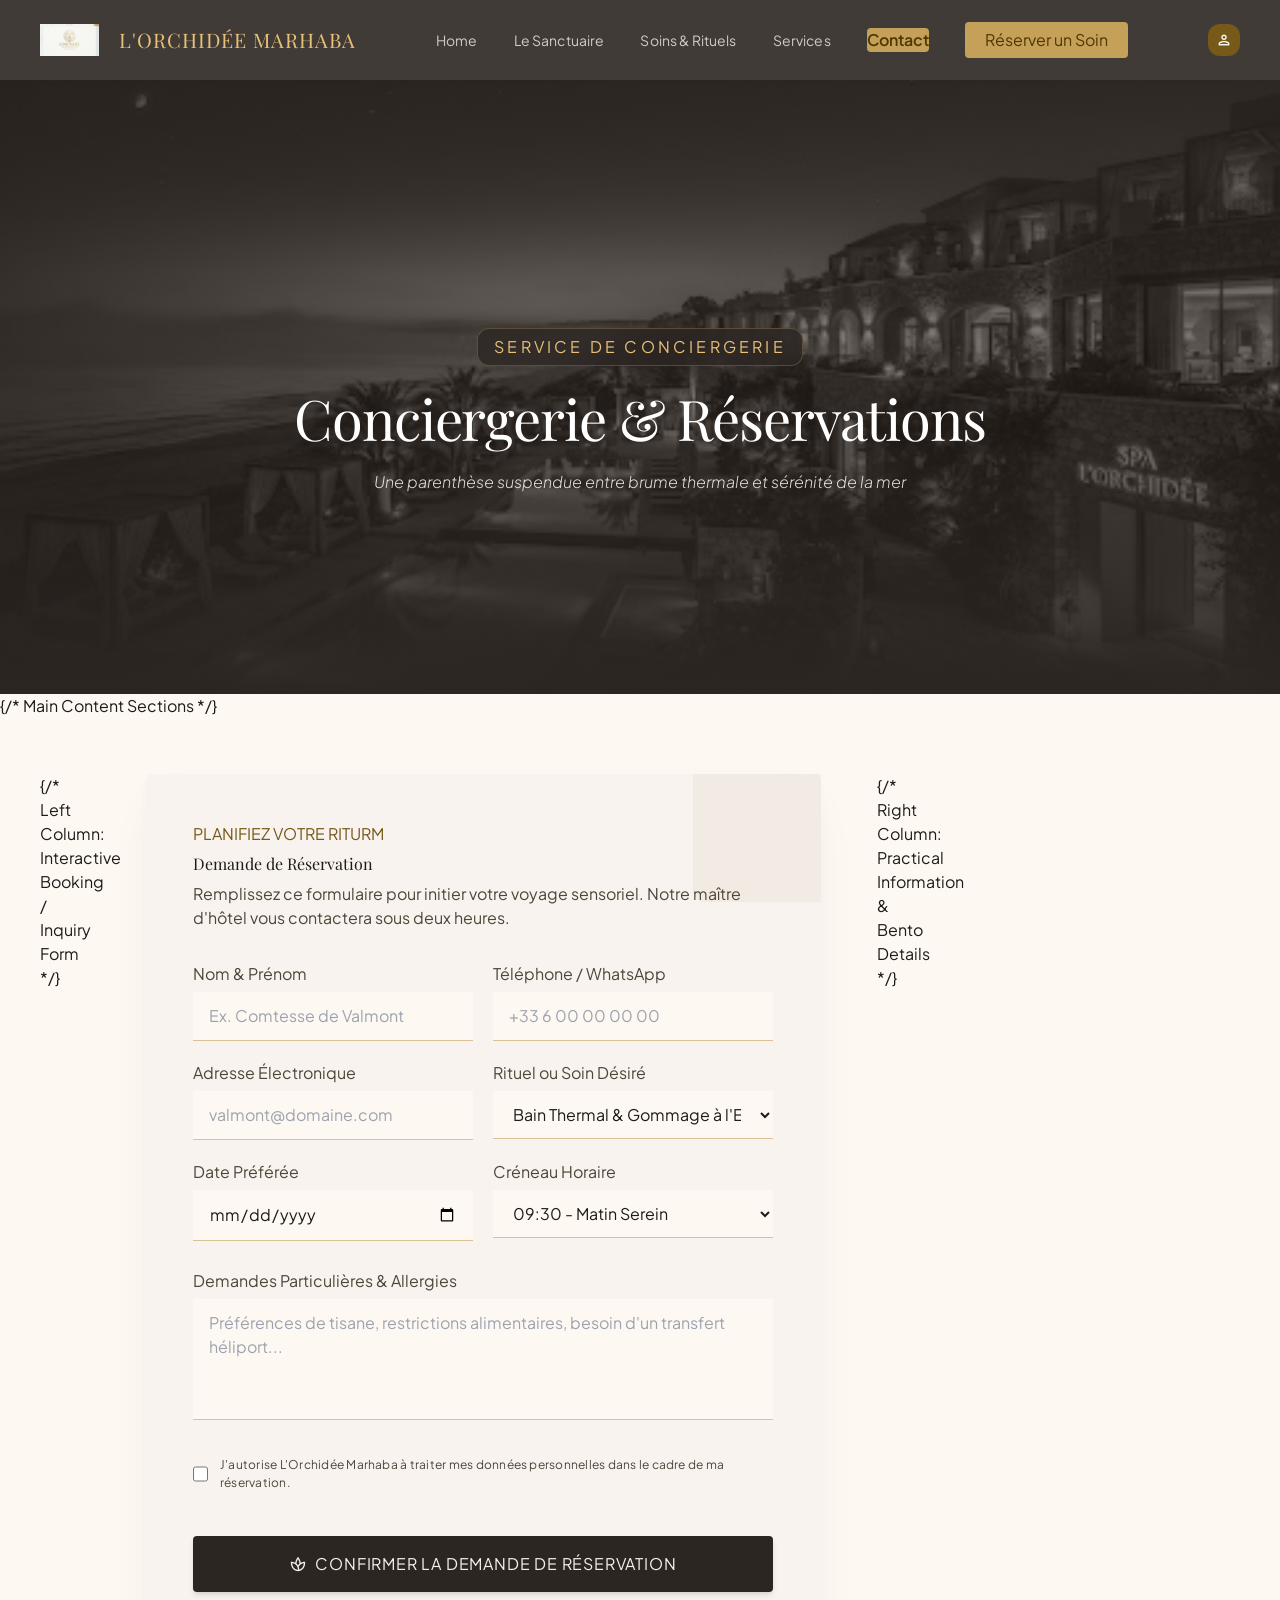
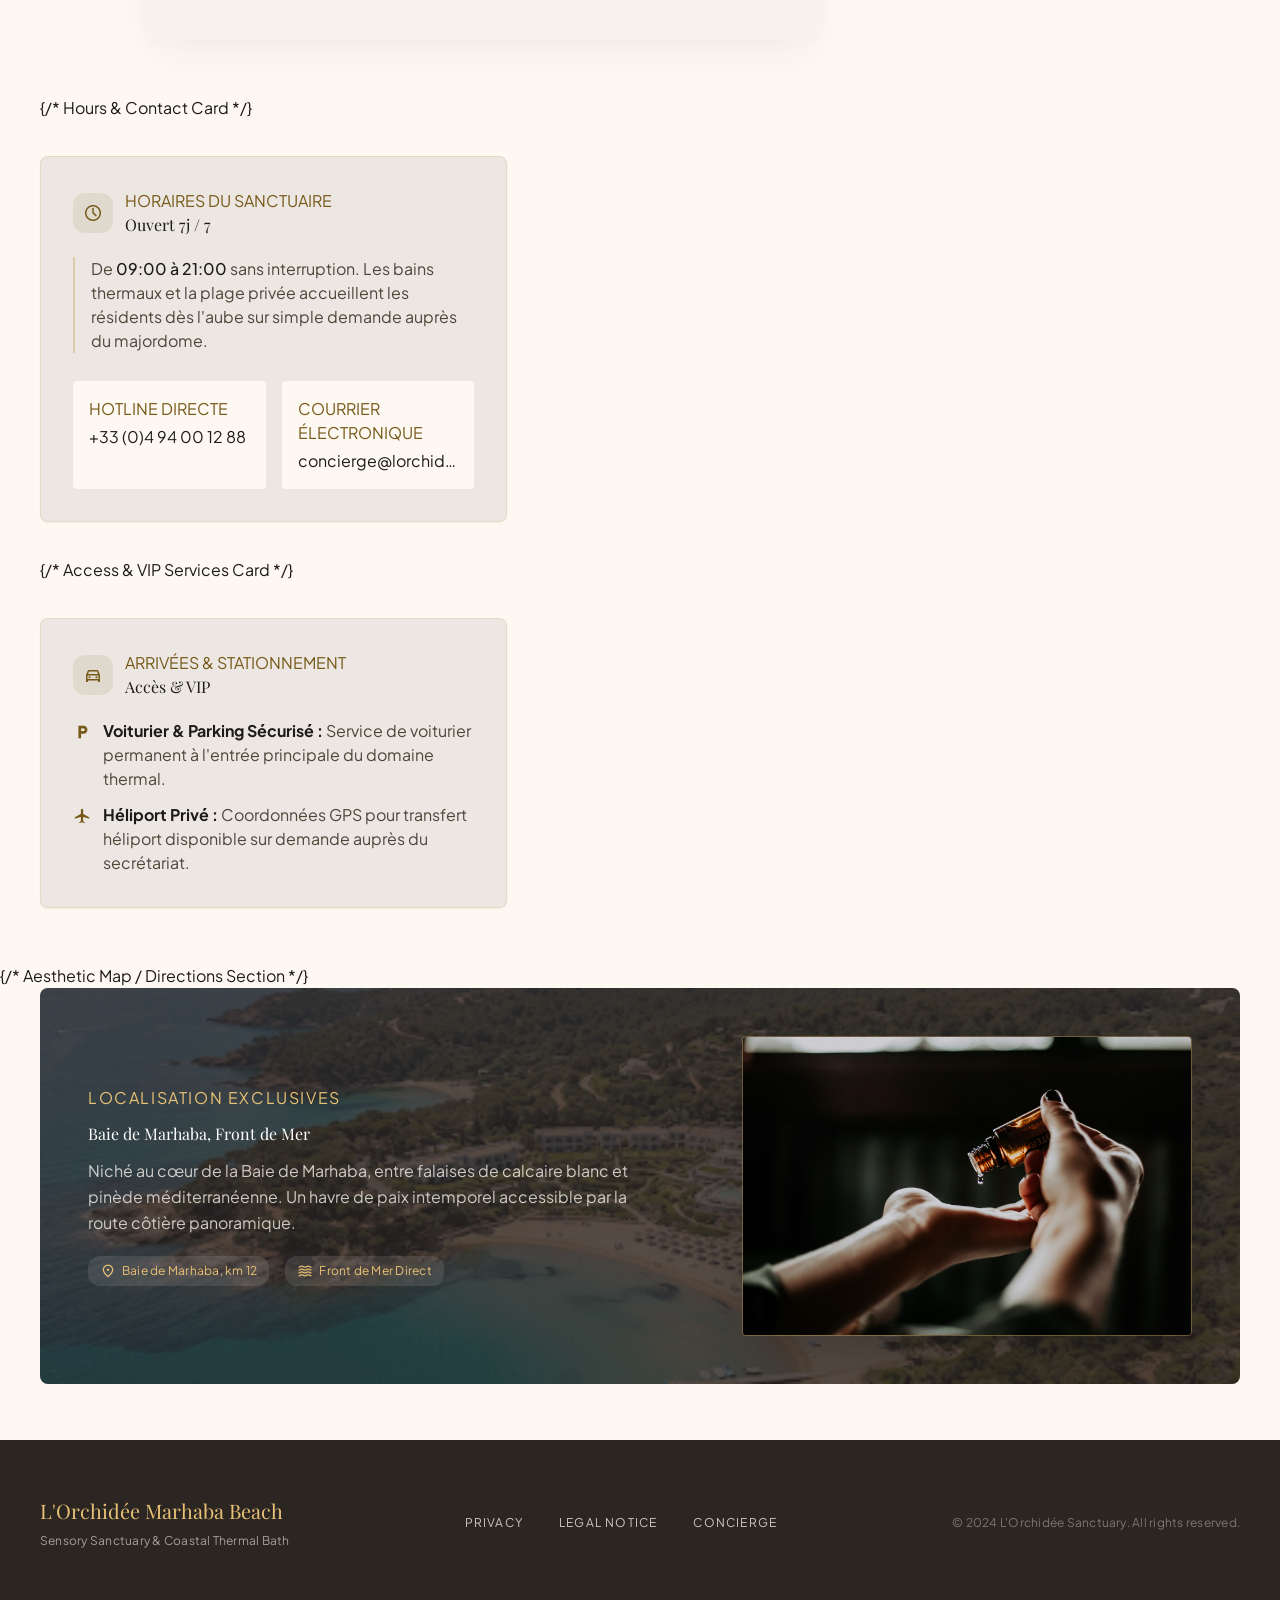
<file: contact.html>
<!DOCTYPE html>

<html lang="en"><head><meta charset="utf-8"/><meta content="width=device-width, initial-scale=1.0" name="viewport"/><meta content="web_standard" name="shell-type"/><style>@layer base{html,body{margin:0;padding:0;}body{overscroll-behavior:none;}main>:first-child{margin-top:0!important;}main>:last-child{margin-bottom:0!important;}}::-webkit-scrollbar{display:none;}</style>
<link href="https://fonts.googleapis.com/css2?family=Material+Symbols+Outlined:wght,FILL@100..700,0..1&amp;display=swap" rel="stylesheet"/>
<link href="https://fonts.googleapis.com/css2?family=Playfair+Display:wght@100..900&amp;family=Plus+Jakarta+Sans:wght@100..900&amp;display=swap" rel="stylesheet"/>
<link href="https://fonts.googleapis.com/css2?family=Material+Symbols+Outlined:wght,FILL@100..700,0..1&amp;display=swap" rel="stylesheet"/><link rel="stylesheet" href="styles.css">
<link rel="icon" type="image/svg+xml" href="favicon.svg">
<link rel="shortcut icon" href="favicon.ico">
</head><body class="bg-surface font-body-md text-on-surface"><header class="fixed top-0 w-full z-50 bg-[#2C2623]/90 backdrop-blur-xl shadow-[0_1px_8px_rgba(0,0,0,0.04)]"><div class="h-20 max-w-[1440px] mx-auto px-gutter-desktop flex items-center justify-between"><div class="flex items-center gap-space-md"><img alt="Minimalist luxury gold orchid botanical line art emblem with elegant typography 'L'ORCHIDÉE' 'MARHABA BEACH' luxury spa and resort logo vector style, aged brass #C5A059 accent" class="h-8 w-auto object-contain" src="./assets/orchid_77d4dfda.jpg"/><span class="font-headline-md text-primary-fixed-dim tracking-wider uppercase text-[20px]">L'Orchidée Marhaba</span></div><nav class="hidden lg:flex items-center gap-space-lg" data-active-classes="bg-primary-container text-on-primary-container font-semibold rounded-lg"><a class="text-body-md text-[#F5F0EB]/80 hover:text-white transition-colors" data-path="home" href="index.html">Home</a><a class="text-body-md text-[#F5F0EB]/80 hover:text-white transition-colors" data-path="le-sanctuaire" href="index.html">Le Sanctuaire</a><a class="text-body-md text-[#F5F0EB]/80 hover:text-white transition-colors" data-path="soins-rituels" href="index.html">Soins &amp; Rituels</a><a class="text-body-md text-[#F5F0EB]/80 hover:text-white transition-colors" data-path="services" href="index.html">Services</a><a aria-current="page" class="transition-colors bg-primary-container text-on-primary-container font-semibold rounded-lg" data-path="contact" href="contact.html">Contact</a><a class="px-space-md py-space-xs bg-primary-container text-on-primary-container font-label-caps rounded-lg hover:bg-primary-fixed-dim transition-all" data-path="reserver-un-soin" href="index.html">Réserver un Soin</a></nav><div class="w-8 h-8 rounded-full bg-primary flex items-center justify-center"><span class="material-symbols-outlined text-on-primary text-[18px]">person</span></div></div></header><main class="w-full pt-20 bg-surface"><div class="flex flex-col w-full bg-surface text-on-surface">
<!-- Hero Section -->
<section class="relative w-full h-[614px] min-h-[450px] flex items-center justify-center overflow-hidden bg-[#2C2623]">
<div class="absolute inset-0 bg-cover bg-center opacity-45 mix-blend-luminosity scale-105 transition-transform duration-1000" data-alt="An ultra-luxury Mediterranean beach spa resort exterior at twilight with warm interior lighting reflecting on still thermal pools, aged brass accents, raw linen drapery, and soft coastal mist under a star-lit evening sky." style="background-image: url('./assets/pool_c2cb65dd.jpg')"></div>
<div class="absolute inset-0 bg-gradient-to-t from-[#2C2623] via-transparent to-[#2C2623]/60"></div>
<div class="relative z-10 max-w-4xl mx-auto px-gutter-desktop text-center flex flex-col items-center gap-space-md pt-12">
<span class="font-label-caps text-primary-fixed-dim uppercase tracking-[0.2em] px-4 py-1.5 rounded-full bg-[#2C2623]/80 border border-[#C5A059]/30 backdrop-blur-md">Service de Conciergerie</span>
<h1 class="font-display-hero text-white text-[44px] md:text-display-hero leading-tight">Conciergerie &amp; Réservations</h1>
<p class="font-subheading text-[#F5F0EB]/90 max-w-2xl font-light italic">Une parenthèse suspendue entre brume thermale et sérénité de la mer</p>
</div>
</section>

  {/* Main Content Sections */}
  <section class="max-w-[1440px] mx-auto px-gutter-desktop py-space-xl w-full grid grid-cols-1 lg:grid-cols-12 gap-space-xl items-start">
    
    {/* Left Column: Interactive Booking / Inquiry Form */}
    <div class="lg:col-span-7 bg-surface-container-low p-8 md:p-12 rounded-xl shadow-[0_20px_48px_-12px_rgba(44,38,35,0.06),0_4px_16px_-2px_rgba(197,160,89,0.04)] relative">
<div class="absolute top-0 right-0 w-32 h-32 bg-primary/5 rounded-bl-full pointer-events-none"></div>
<div class="flex flex-col gap-space-xs mb-8">
<span class="font-label-caps text-primary uppercase">Planifiez Votre Riturm</span>
<h2 class="font-headline-lg text-on-surface">Demande de Réservation</h2>
<p class="font-body-md text-on-surface-variant">Remplissez ce formulaire pour initier votre voyage sensoriel. Notre maître d'hôtel vous contactera sous deux heures.</p>
</div>
<form class="flex flex-col gap-space-md" id="reservation-form" onsubmit="event.preventDefault(); alert('Votre demande de réservation a été transmise avec succès à notre conciergerie.');">
<div class="grid grid-cols-1 md:grid-cols-2 gap-space-md">
<div class="flex flex-col gap-space-xs">
<label class="font-label-caps text-on-surface-variant" for="fullName">Nom &amp; Prénom</label>
<input class="bg-surface border-b border-[#C5A059]/60 px-4 py-3 text-on-surface focus:outline-none focus:border-[#C5A059] transition-colors" id="fullName" placeholder="Ex. Comtesse de Valmont" required="" type="text"/>
</div>
<div class="flex flex-col gap-space-xs">
<label class="font-label-caps text-on-surface-variant" for="phone">Téléphone / WhatsApp</label>
<input class="bg-surface border-b border-[#C5A059]/60 px-4 py-3 text-on-surface focus:outline-none focus:border-[#C5A059] transition-colors" id="phone" placeholder="+33 6 00 00 00 00" required="" type="tel"/>
</div>
</div>
<div class="grid grid-cols-1 md:grid-cols-2 gap-space-md">
<div class="flex flex-col gap-space-xs">
<label class="font-label-caps text-on-surface-variant" for="email">Adresse Électronique</label>
<input class="bg-surface border-b border-[#C5A059]/60 px-4 py-3 text-on-surface focus:outline-none focus:border-[#C5A059] transition-colors" id="email" placeholder="valmont@domaine.com" required="" type="email"/>
</div>
<div class="flex flex-col gap-space-xs">
<label class="font-label-caps text-on-surface-variant" for="service">Rituel ou Soin Désiré</label>
<select class="bg-surface border-b border-[#C5A059]/60 px-4 py-3 text-on-surface focus:outline-none focus:border-[#C5A059] transition-colors" id="service">
<option>Bain Thermal &amp; Gommage à l'Eucalyptus (90 Min)</option>
<option>Massage Signature Aux Pierres Chaudes (60 Min)</option>
<option>Rituel Complet de l'Orchidée &amp; Mer (180 Min)</option>
<option>Soin Visage Éclat Minéral &amp; Brume Marine (75 Min)</option>
</select>
</div>
</div>
<div class="grid grid-cols-1 md:grid-cols-2 gap-space-md">
<div class="flex flex-col gap-space-xs">
<label class="font-label-caps text-on-surface-variant" for="date">Date Préférée</label>
<input class="bg-surface border-b border-[#C5A059]/60 px-4 py-3 text-on-surface focus:outline-none focus:border-[#C5A059] transition-colors" id="date" required="" type="date"/>
</div>
<div class="flex flex-col gap-space-xs">
<label class="font-label-caps text-on-surface-variant" for="time">Créneau Horaire</label>
<select class="bg-surface border-b border-[#C5A059]/60 px-4 py-3 text-on-surface focus:outline-none focus:border-[#C5A059] transition-colors" id="time">
<option>09:30 - Matin Serein</option>
<option>11:00 - Midi Solaire</option>
<option>14:30 - Après-midi Suspendu</option>
<option>17:00 - Crépuscule Thermal</option>
<option>19:30 - Nocturne Étoilé</option>
</select>
</div>
</div>
<div class="flex flex-col gap-space-xs mt-2">
<label class="font-label-caps text-on-surface-variant" for="requests">Demandes Particulières &amp; Allergies</label>
<textarea class="bg-surface border-b border-[#C5A059]/60 px-4 py-3 text-on-surface focus:outline-none focus:border-[#C5A059] transition-colors resize-none" id="requests" placeholder="Préférences de tisane, restrictions alimentaires, besoin d'un transfert héliport..." rows="4"></textarea>
</div>
<div class="flex items-center gap-space-sm mt-4">
<input class="w-4 h-4 accent-primary" id="privacy" required="" type="checkbox"/>
<label class="text-caption text-on-surface-variant" for="privacy">J'autorise L'Orchidée Marhaba à traiter mes données personnelles dans le cadre de ma réservation.</label>
</div>
<button class="mt-6 w-full py-4 bg-[#2C2623] text-[#F5F0EB] hover:bg-primary transition-all font-label-caps uppercase tracking-wider rounded-lg shadow-md flex items-center justify-center gap-2" type="submit">
<span class="material-symbols-outlined text-[18px]">spa</span>
          Confirmer la Demande de Réservation
        </button>
</form>
</div>

    {/* Right Column: Practical Information &amp; Bento Details */}
    <div class="lg:col-span-5 flex flex-col gap-space-lg">
      
      {/* Hours &amp; Contact Card */}
      <div class="bg-surface-container-high p-8 rounded-xl shadow-sm flex flex-col gap-space-md border border-[#C5A059]/20">
<div class="flex items-center gap-3">
<div class="w-10 h-10 rounded-full bg-primary/10 flex items-center justify-center text-primary">
<span class="material-symbols-outlined text-[20px]">schedule</span>
</div>
<div>
<span class="font-label-caps text-primary uppercase">Horaires du Sanctuaire</span>
<h3 class="font-headline-sm text-on-surface">Ouvert 7j / 7</h3>
</div>
</div>
<p class="font-body-md text-on-surface-variant border-l-2 border-[#C5A059]/40 pl-4">
          De <strong class="text-on-surface font-medium">09:00 à 21:00</strong> sans interruption. Les bains thermaux et la plage privée accueillent les résidents dès l'aube sur simple demande auprès du majordome.
        </p>
<div class="grid grid-cols-1 sm:grid-cols-2 gap-4 mt-2">
<div class="bg-surface p-4 rounded-lg flex flex-col gap-1">
<span class="font-label-caps text-primary uppercase">Hotline Directe</span>
<a class="font-subheading text-on-surface hover:text-primary transition-colors" href="tel:+33494001288">+33 (0)4 94 00 12 88</a>
</div>
<div class="bg-surface p-4 rounded-lg flex flex-col gap-1">
<span class="font-label-caps text-primary uppercase">Courrier Électronique</span>
<a class="font-body-md text-on-surface hover:text-primary transition-colors truncate" href="mailto:concierge@lorchidee-marhaba.com">concierge@lorchidee...</a>
</div>
</div>
</div>

      {/* Access &amp; VIP Services Card */}
      <div class="bg-surface-container-high p-8 rounded-xl shadow-sm flex flex-col gap-space-md border border-[#C5A059]/20">
<div class="flex items-center gap-3">
<div class="w-10 h-10 rounded-full bg-primary/10 flex items-center justify-center text-primary">
<span class="material-symbols-outlined text-[20px]">directions_car</span>
</div>
<div>
<span class="font-label-caps text-primary uppercase">Arrivées &amp; Stationnement</span>
<h3 class="font-headline-sm text-on-surface">Accès &amp; VIP</h3>
</div>
</div>
<div class="flex flex-col gap-3 font-body-md text-on-surface-variant">
<div class="flex items-start gap-3">
<span class="material-symbols-outlined text-primary text-[18px] mt-1">local_parking</span>
<p><strong class="text-on-surface">Voiturier &amp; Parking Sécurisé :</strong> Service de voiturier permanent à l'entrée principale du domaine thermal.</p>
</div>
<div class="flex items-start gap-3">
<span class="material-symbols-outlined text-primary text-[18px] mt-1">flight</span>
<p><strong class="text-on-surface">Héliport Privé :</strong> Coordonnées GPS pour transfert héliport disponible sur demande auprès du secrétariat.</p>
</div>
</div>
</div>
</div>
</section>

  {/* Aesthetic Map / Directions Section */}
  <section class="max-w-[1440px] mx-auto px-gutter-desktop pb-space-xl w-full">
<div class="bg-[#2C2623] text-[#F5F0EB] p-8 md:p-12 rounded-xl relative overflow-hidden flex flex-col lg:flex-row items-center justify-between gap-space-xl">
<div class="absolute inset-0 bg-cover bg-center opacity-20 pointer-events-none" data-alt="Topographic aerial view of a pristine Mediterranean coastal bay with turquoise waters, golden sand beaches, and lush pine forests surrounding the modern luxury resort of L'Orchidée Marhaba Beach." style="background-image: url('./assets/orchid_1ce8edc1.jpg')"></div>
<div class="relative z-10 flex flex-col gap-space-sm max-w-xl">
<span class="font-label-caps text-primary-fixed-dim uppercase tracking-widest">Localisation Exclusives</span>
<h3 class="font-headline-lg text-white">Baie de Marhaba, Front de Mer</h3>
<p class="font-body-md text-[#F5F0EB]/80 leading-relaxed">
          Niché au cœur de la Baie de Marhaba, entre falaises de calcaire blanc et pinède méditerranéenne. Un havre de paix intemporel accessible par la route côtière panoramique.
        </p>
<div class="flex items-center gap-4 mt-2">
<span class="inline-flex items-center gap-1.5 text-caption text-primary-fixed-dim bg-white/10 px-3 py-1.5 rounded-full">
<span class="material-symbols-outlined text-[16px]">location_on</span> Baie de Marhaba, km 12
          </span>
<span class="inline-flex items-center gap-1.5 text-caption text-primary-fixed-dim bg-white/10 px-3 py-1.5 rounded-full">
<span class="material-symbols-outlined text-[16px]">waves</span> Front de Mer Direct
          </span>
</div>
</div>
<div class="relative z-10 w-full lg:w-[450px] h-[300px] rounded-lg overflow-hidden shadow-2xl border border-[#C5A059]/40">
<div class="w-full h-full bg-cover bg-center" data-location="Baie de Marhaba, Front de Mer" style="background-image: url('./assets/lounge_dac92d49.jpg')"></div>
</div>
</div>
</section>
</div></main><footer class="w-full bg-[#2C2623] text-[#F5F0EB] py-space-xl"><div class="max-w-[1440px] mx-auto px-gutter-desktop flex flex-col md:flex-row justify-between items-center gap-space-lg"><div class="flex flex-col items-center md:items-start gap-space-xs"><span class="font-headline-md text-primary-fixed-dim text-[20px]">L'Orchidée Marhaba Beach</span><p class="text-caption text-[#F5F0EB]/60">Sensory Sanctuary &amp; Coastal Thermal Bath</p></div><div class="flex gap-space-lg text-caption uppercase tracking-widest text-[#F5F0EB]/80"><a class="hover:text-primary-fixed-dim" href="index.html">Privacy</a><a class="hover:text-primary-fixed-dim" href="index.html">Legal Notice</a><a class="hover:text-primary-fixed-dim" href="index.html">Concierge</a></div><div class="text-caption text-[#F5F0EB]/40">© 2024 L'Orchidée Sanctuary. All rights reserved.</div></div></footer></body></html>
</file>
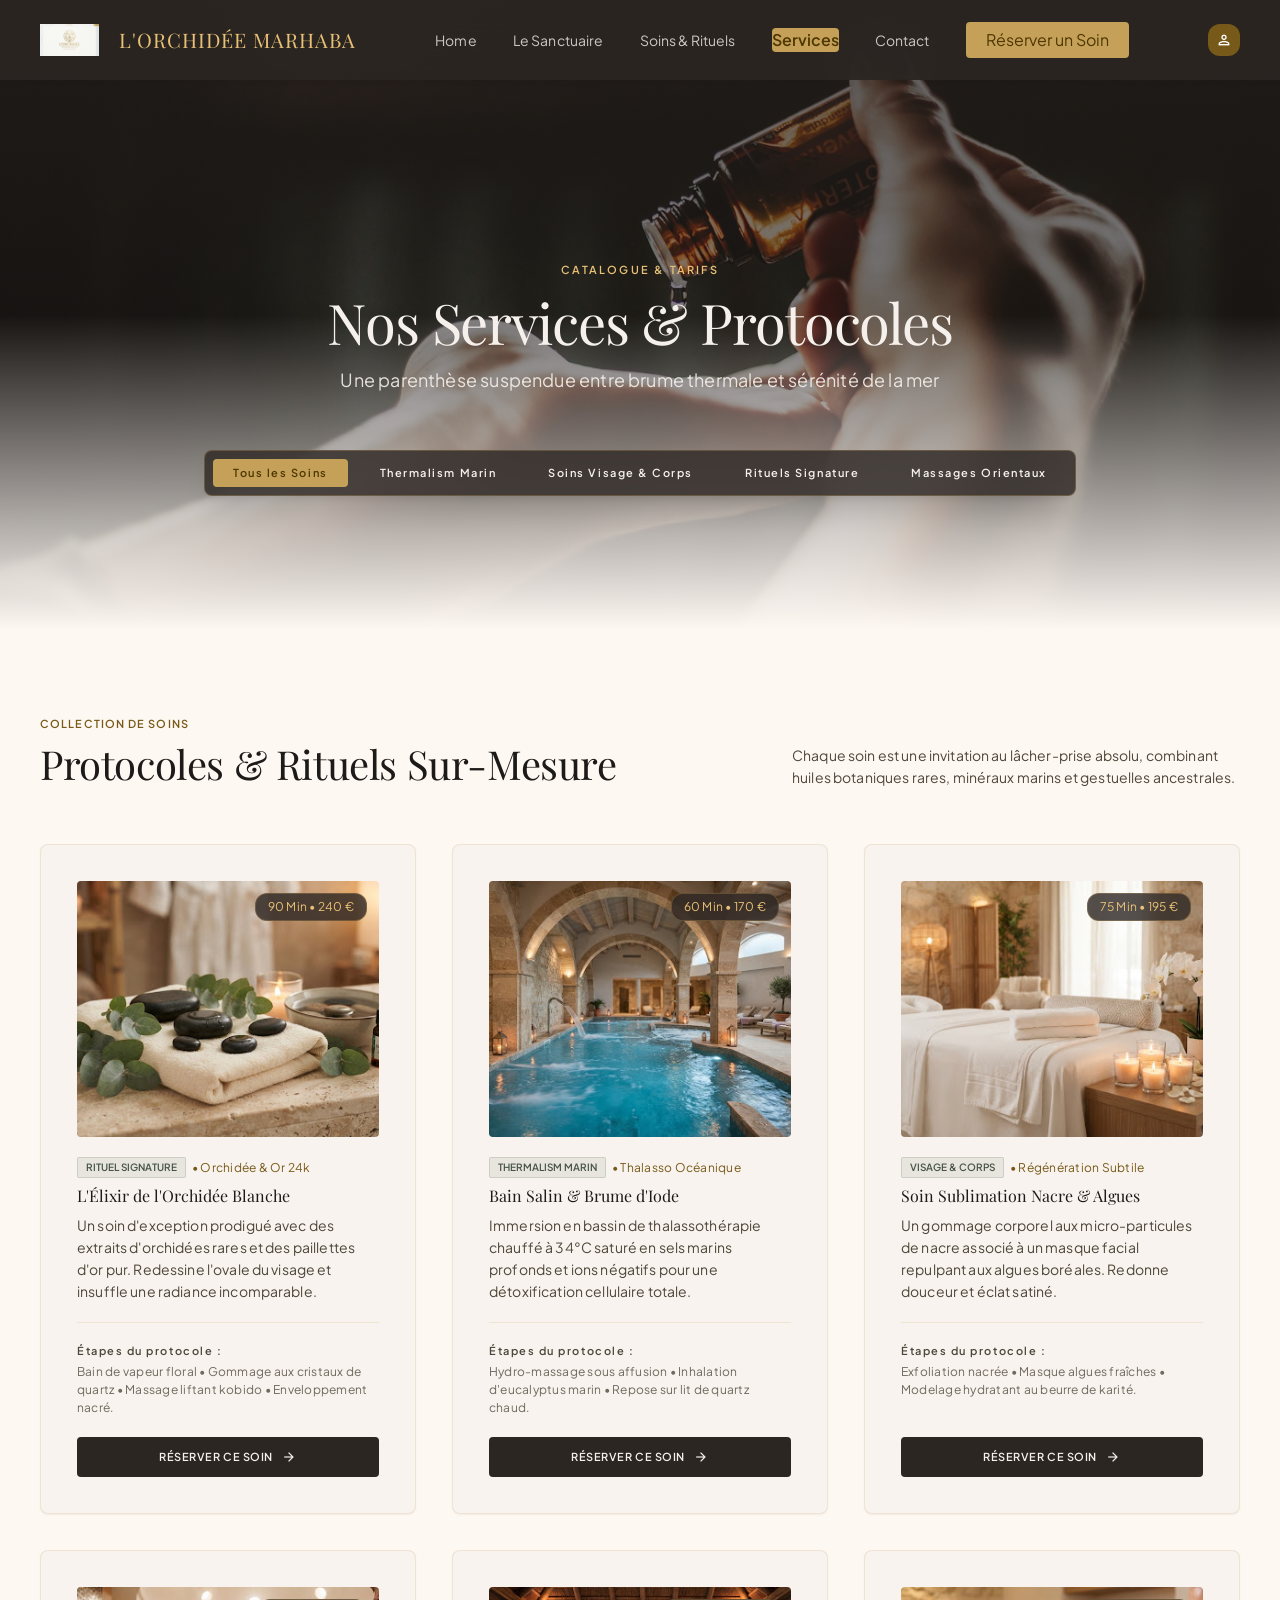
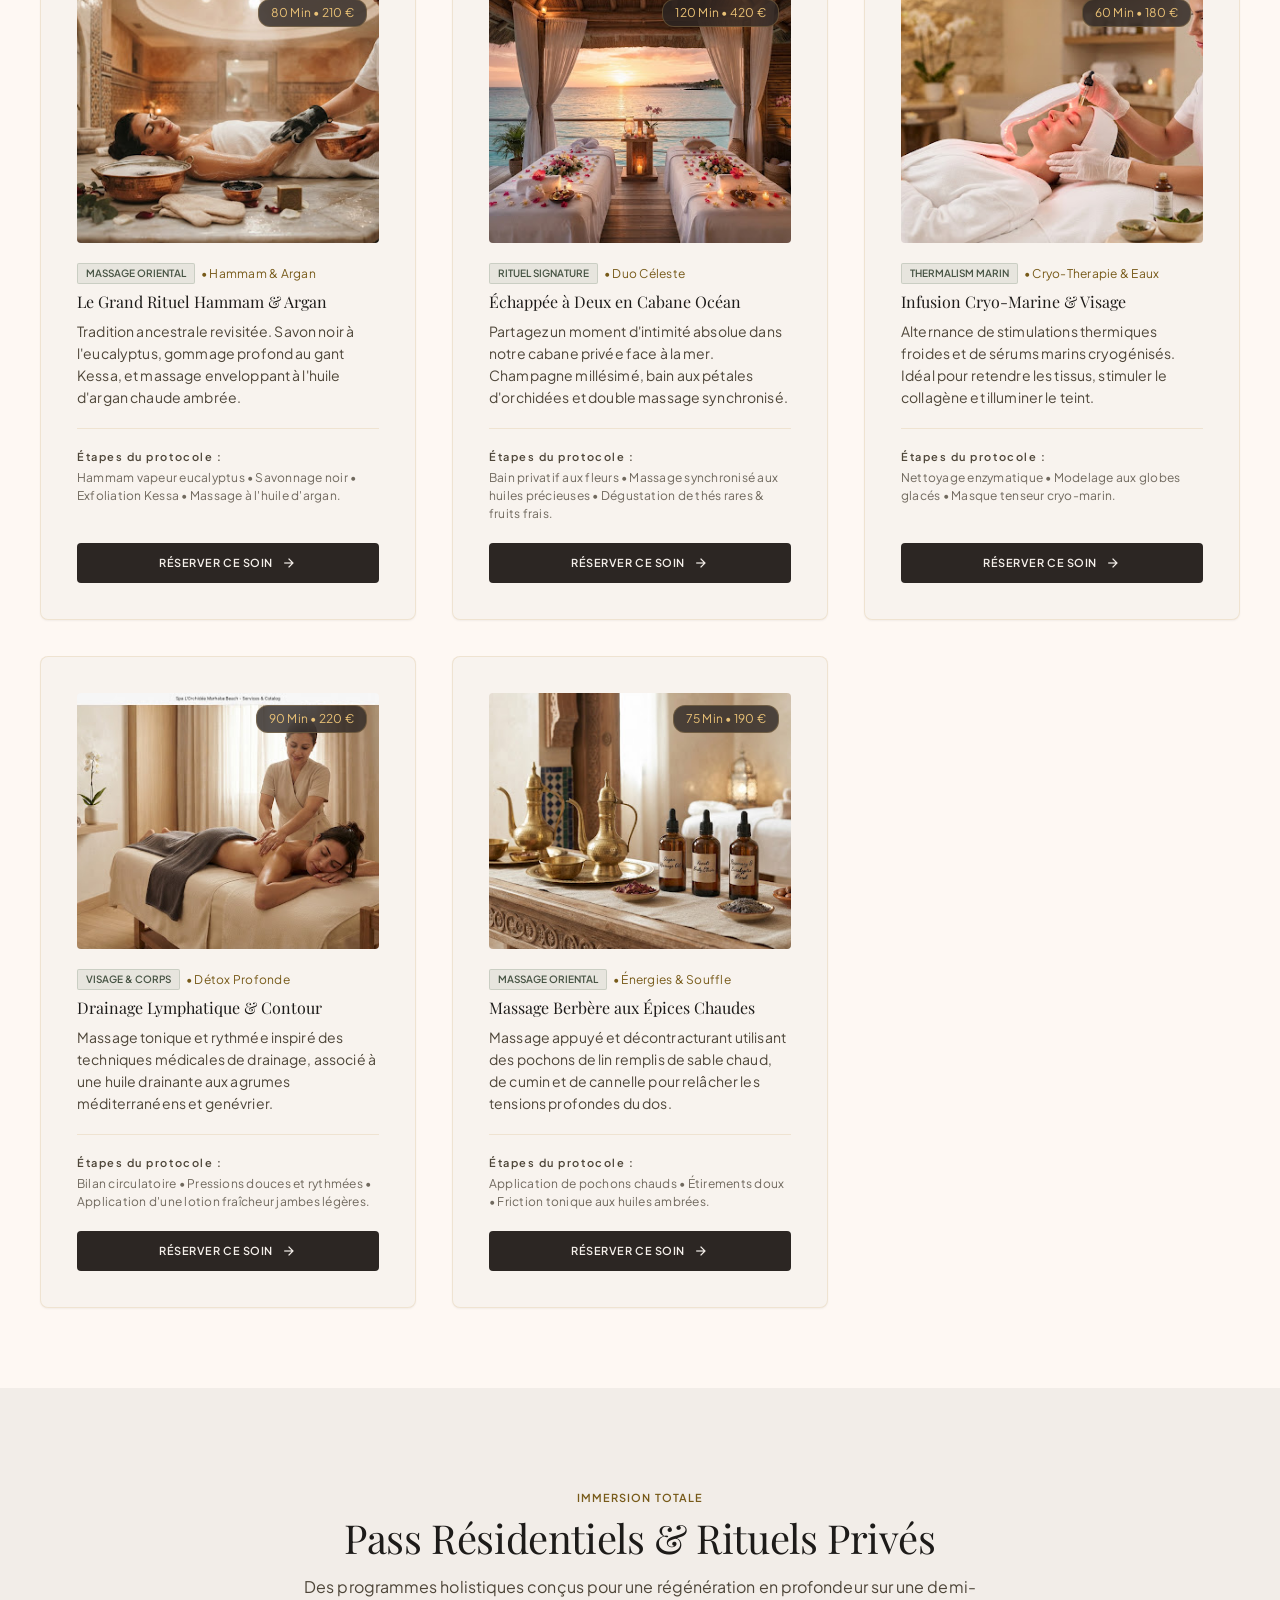
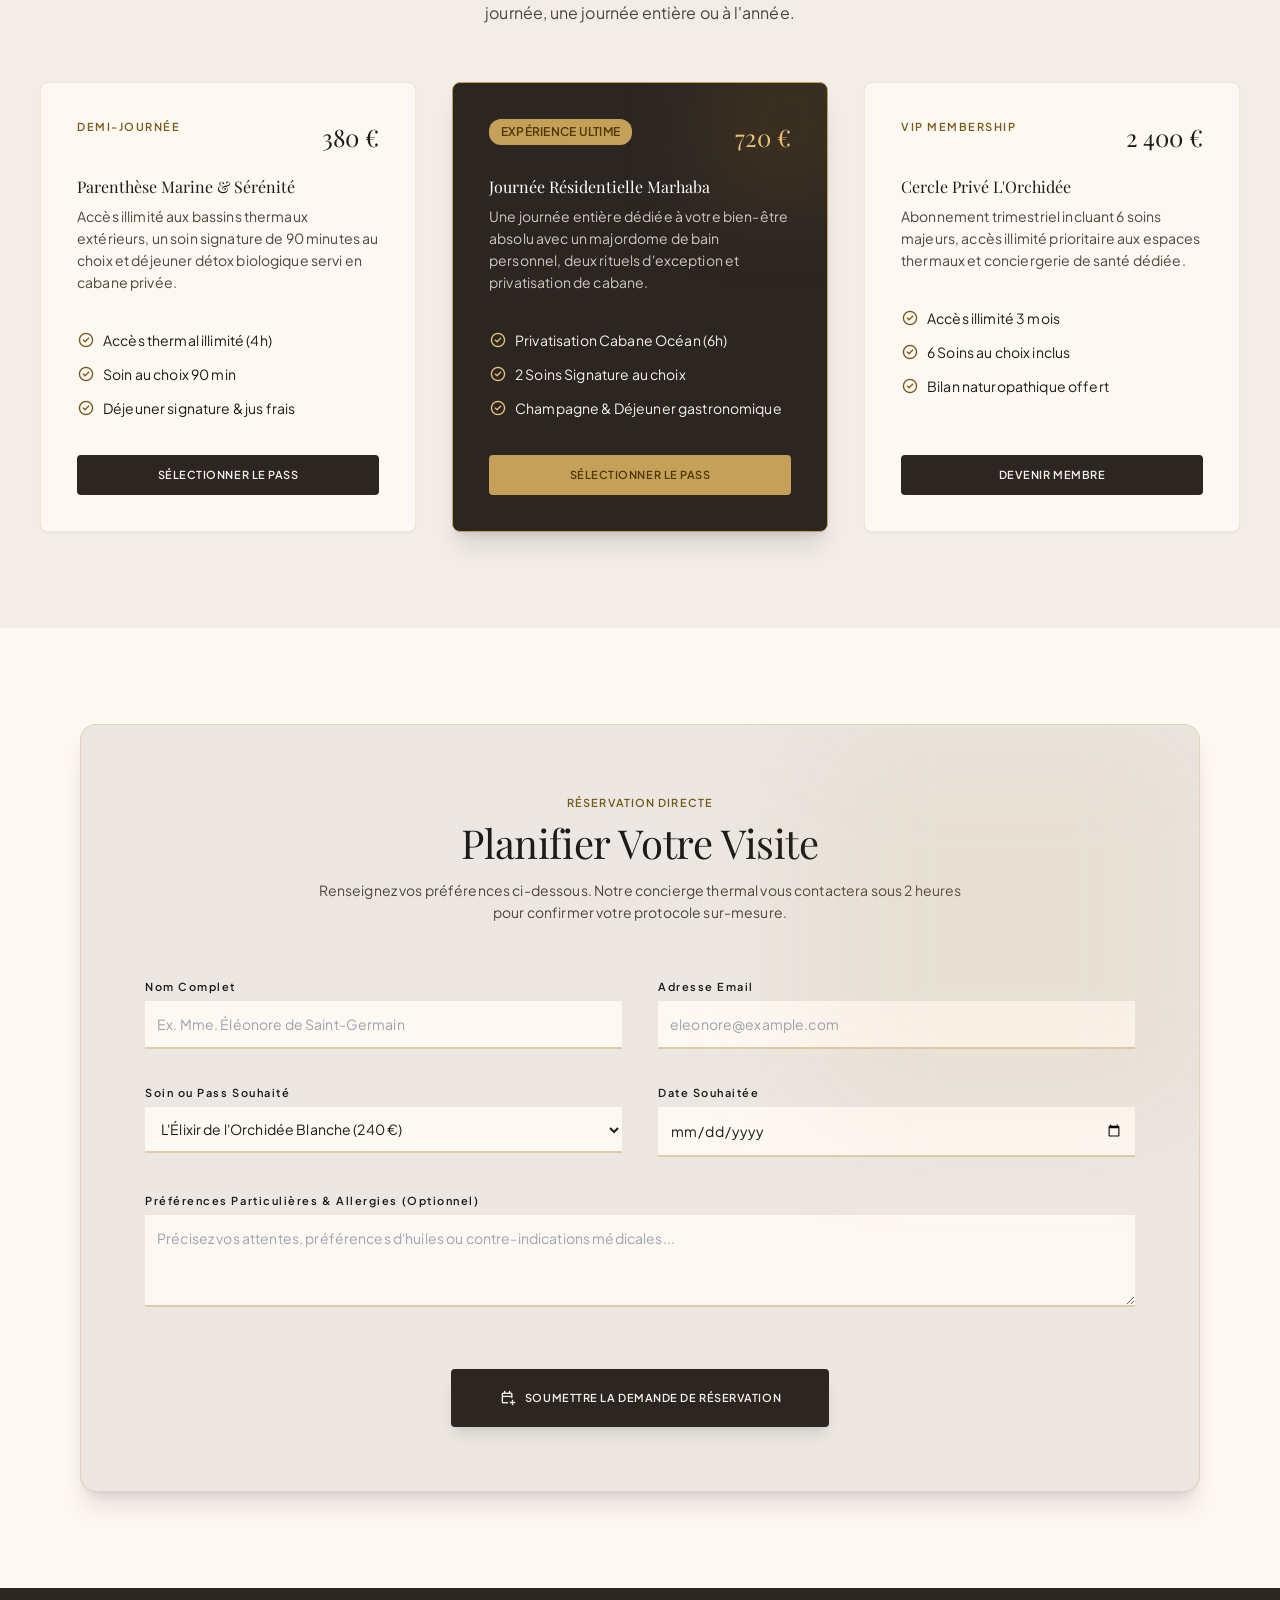
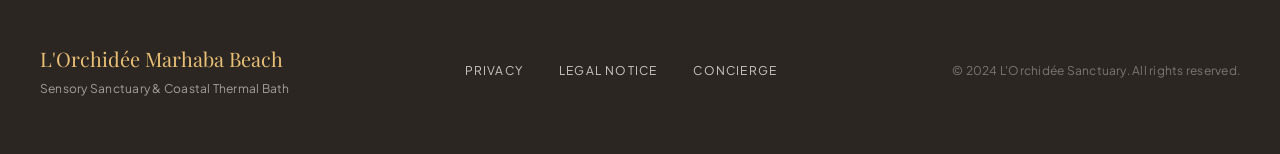
<file: services.html>
<!DOCTYPE html>

<html lang="en"><head><meta charset="utf-8"/><meta content="width=device-width, initial-scale=1.0" name="viewport"/><meta content="web_standard" name="shell-type"/><style>@layer base{html,body{margin:0;padding:0;}body{overscroll-behavior:none;}main>:first-child{margin-top:0!important;}main>:last-child{margin-bottom:0!important;}}::-webkit-scrollbar{display:none;}</style>
<link href="https://fonts.googleapis.com/css2?family=Material+Symbols+Outlined:wght,FILL@100..700,0..1&display=swap" rel="stylesheet"/>
<link href="https://fonts.googleapis.com/css2?family=Playfair+Display:wght@100..900&family=Plus+Jakarta+Sans:wght@100..900&display=swap" rel="stylesheet"/><link rel="stylesheet" href="styles.css">
<link rel="icon" type="image/svg+xml" href="favicon.svg">
<link rel="shortcut icon" href="favicon.ico">
</head><body class="bg-surface font-body-md text-on-surface"><header class="fixed top-0 w-full z-50 bg-[#2C2623]/90 backdrop-blur-xl shadow-[0_1px_8px_rgba(0,0,0,0.04)]"><div class="h-20 max-w-[1440px] mx-auto px-gutter-desktop flex items-center justify-between"><div class="flex items-center gap-space-md"><img alt="Minimalist luxury gold orchid botanical line art emblem with elegant typography 'L'ORCHIDÉE' 'MARHABA BEACH' luxury spa and resort logo vector style, aged brass #C5A059 accent" class="h-8 w-auto object-contain" src="./assets/orchid_77d4dfda.jpg"/><span class="font-headline-md text-primary-fixed-dim tracking-wider uppercase text-[20px]">L'Orchidée Marhaba</span></div><nav class="hidden lg:flex items-center gap-space-lg" data-active-classes="bg-primary-container text-on-primary-container font-semibold rounded-lg"><a class="text-body-md text-[#F5F0EB]/80 hover:text-white transition-colors" data-path="home" href="index.html">Home</a><a class="text-body-md text-[#F5F0EB]/80 hover:text-white transition-colors" data-path="le-sanctuaire" href="index.html">Le Sanctuaire</a><a class="text-body-md text-[#F5F0EB]/80 hover:text-white transition-colors" data-path="soins-rituels" href="index.html">Soins & Rituels</a><a aria-current="page" class="transition-colors bg-primary-container text-on-primary-container font-semibold rounded-lg" data-path="services" href="index.html">Services</a><a class="text-body-md text-[#F5F0EB]/80 hover:text-white transition-colors" data-path="contact" href="index.html">Contact</a><a class="px-space-md py-space-xs bg-primary-container text-on-primary-container font-label-caps rounded-lg hover:bg-primary-fixed-dim transition-all" data-path="reserver-un-soin" href="index.html">Réserver un Soin</a></nav><div class="w-8 h-8 rounded-full bg-primary flex items-center justify-center"><span class="material-symbols-outlined text-on-primary text-[18px]">person</span></div></div></header><main class="w-full pt-20 bg-surface"><div class="flex flex-col w-full bg-surface text-on-surface">
<!-- 1. Hero Header Banner -->
<section class="relative w-full h-[70vh] min-h-[500px] flex items-center justify-center overflow-hidden -mt-20 pt-20">
<div class="absolute inset-0 bg-cover bg-center" data-alt="Ultra-luxury beach spa resort sanctuary overlooking Mediterranean turquoise calm sea, warm sunset lighting, infinity relaxation thermal pool with travertine marble steps, steaming warm water mist, white linen cabanas, candle reflections 2200k, organic orchid flower details, architectural interior-exterior blend, editorial luxury hospitality photography, award-winning architectural digest style" style="background-image: url('./assets/lounge_f939c7f8.jpg')"></div>
<div class="absolute inset-0 bg-gradient-to-b from-[#2C2623]/70 via-[#2C2623]/50 to-[#FEF8F3]"></div>
<div class="relative z-10 max-w-[1440px] mx-auto px-gutter-desktop w-full flex flex-col items-center text-center mt-12">
<span class="text-label-caps text-primary-fixed-dim uppercase tracking-[0.2em] mb-space-sm">Catalogue & Tarifs</span>
<h1 class="font-headline-lg text-[#F5F0EB] text-display-hero-mobile md:text-display-hero mb-space-sm font-normal">Nos Services & Protocoles</h1>
<p class="text-subheading text-[#F5F0EB]/90 max-w-2xl mb-space-xl font-body-lg">Une parenthèse suspendue entre brume thermale et sérénité de la mer</p>
<!-- Category Filter Tabs -->
<div class="flex flex-wrap justify-center gap-space-sm bg-[#2C2623]/80 backdrop-blur-xl p-2 rounded-xl border border-[#C5A059]/30 shadow-xl">
<button class="service-tab px-space-md py-space-xs rounded-lg text-label-caps bg-primary-container text-on-primary-container transition-all cursor-pointer" onclick="filterServices('all')">Tous les Soins</button>
<button class="service-tab px-space-md py-space-xs rounded-lg text-label-caps text-[#F5F0EB] hover:bg-white/10 transition-all cursor-pointer" onclick="filterServices('thermal')">Thermalism Marin</button>
<button class="service-tab px-space-md py-space-xs rounded-lg text-label-caps text-[#F5F0EB] hover:bg-white/10 transition-all cursor-pointer" onclick="filterServices('face-body')">Soins Visage & Corps</button>
<button class="service-tab px-space-md py-space-xs rounded-lg text-label-caps text-[#F5F0EB] hover:bg-white/10 transition-all cursor-pointer" onclick="filterServices('signature')">Rituels Signature</button>
<button class="service-tab px-space-md py-space-xs rounded-lg text-label-caps text-[#F5F0EB] hover:bg-white/10 transition-all cursor-pointer" onclick="filterServices('oriental')">Massages Orientaux</button>
</div>
</div>
</section>
<!-- 2. Comprehensive Offerings Grid -->
<section class="max-w-[1440px] mx-auto px-gutter-desktop py-[5rem] w-full">
<div class="flex justify-between items-end mb-space-xl">
<div>
<span class="text-label-caps text-primary uppercase tracking-widest">Collection de Soins</span>
<h2 class="font-headline-lg text-on-surface text-headline-lg-mobile md:text-headline-lg mt-space-xs">Protocoles & Rituels Sur-Mesure</h2>
</div>
<p class="text-body-md text-on-surface-variant max-w-md hidden md:block">Chaque soin est une invitation au lâcher-prise absolu, combinant huiles botaniques rares, minéraux marins et gestuelles ancestrales.</p>
</div>
<!-- Grid of 8+ luxury treatments -->
<div class="grid grid-cols-1 md:grid-cols-2 lg:grid-cols-3 gap-space-lg" id="services-grid">
<!-- Card 1 -->
<div class="service-card flex flex-col justify-between bg-surface-container-low backdrop-blur-md rounded-xl p-space-lg border border-[#C5A059]/20 shadow-sm hover:shadow-xl transition-all duration-300" data-category="signature">
<div>
<div class="relative h-64 rounded-lg overflow-hidden mb-space-md">
<img class="w-full h-full object-cover" data-alt="Close-up of luxury spa treatment with hot stones, eucalyptus leaves, and warm ambient lighting on a travertine stone counter" src="./assets/stones_5a0490f6.jpg"/>
<div class="absolute top-3 right-3 bg-[#2C2623]/80 backdrop-blur-md px-3 py-1 rounded-full text-caption text-primary-fixed-dim border border-[#C5A059]/30">90 Min • 240 €</div>
</div>
<div class="flex items-center gap-space-xs mb-space-xs">
<span class="px-2 py-0.5 rounded text-[10px] uppercase font-semibold bg-[#8A9A86]/15 text-[#475444] border border-[#8A9A86]/30">Rituel Signature</span>
<span class="text-caption text-primary">• Orchidée & Or 24k</span>
</div>
<h3 class="font-headline-sm text-on-surface mb-space-xs">L'Élixir de l'Orchidée Blanche</h3>
<p class="text-body-md text-on-surface-variant mb-space-md">Un soin d'exception prodigué avec des extraits d'orchidées rares et des paillettes d'or pur. Redessine l'ovale du visage et insuffle une radiance incomparable.</p>
<div class="border-t border-[#C5A059]/20 pt-space-md mb-space-md">
<span class="text-label-caps text-on-surface-variant block mb-1">Étapes du protocole :</span>
<p class="text-caption text-on-surface-variant/80">Bain de vapeur floral • Gommage aux cristaux de quartz • Massage liftant kobido • Enveloppement nacré.</p>
</div>
</div>
<button class="w-full py-space-sm bg-[#2C2623] text-[#F5F0EB] hover:bg-primary hover:text-on-primary transition-all rounded-lg text-label-caps uppercase tracking-wider flex items-center justify-center gap-2" onclick="openBookingModal('L\'Élixir de l\'Orchidée Blanche', '240 €')">
<span>Réserver ce Soin</span>
<span class="material-symbols-outlined text-[16px]">arrow_forward</span>
</button>
</div>
<!-- Card 2 -->
<div class="service-card flex flex-col justify-between bg-surface-container-low backdrop-blur-md rounded-xl p-space-lg border border-[#C5A059]/20 shadow-sm hover:shadow-xl transition-all duration-300" data-category="thermal">
<div>
<div class="relative h-64 rounded-lg overflow-hidden mb-space-md">
<img class="w-full h-full object-cover" data-alt="Indoor thermal hydrotherapy pool with blue mineral water, stone archways, and soft atmospheric lighting in luxury spa" src="./assets/pool_650c9335.jpg"/>
<div class="absolute top-3 right-3 bg-[#2C2623]/80 backdrop-blur-md px-3 py-1 rounded-full text-caption text-primary-fixed-dim border border-[#C5A059]/30">60 Min • 170 €</div>
</div>
<div class="flex items-center gap-space-xs mb-space-xs">
<span class="px-2 py-0.5 rounded text-[10px] uppercase font-semibold bg-[#8A9A86]/15 text-[#475444] border border-[#8A9A86]/30">Thermalism Marin</span>
<span class="text-caption text-primary">• Thalasso Océanique</span>
</div>
<h3 class="font-headline-sm text-on-surface mb-space-xs">Bain Salin & Brume d'Iode</h3>
<p class="text-body-md text-on-surface-variant mb-space-md">Immersion en bassin de thalassothérapie chauffé à 34°C saturé en sels marins profonds et ions négatifs pour une détoxification cellulaire totale.</p>
<div class="border-t border-[#C5A059]/20 pt-space-md mb-space-md">
<span class="text-label-caps text-on-surface-variant block mb-1">Étapes du protocole :</span>
<p class="text-caption text-on-surface-variant/80">Hydro-massage sous affusion • Inhalation d'eucalyptus marin • Repose sur lit de quartz chaud.</p>
</div>
</div>
<button class="w-full py-space-sm bg-[#2C2623] text-[#F5F0EB] hover:bg-primary hover:text-on-primary transition-all rounded-lg text-label-caps uppercase tracking-wider flex items-center justify-center gap-2" onclick="openBookingModal('Bain Salin & Brume d\'Iode', '170 €')">
<span>Réserver ce Soin</span>
<span class="material-symbols-outlined text-[16px]">arrow_forward</span>
</button>
</div>
<!-- Card 3 -->
<div class="service-card flex flex-col justify-between bg-surface-container-low backdrop-blur-md rounded-xl p-space-lg border border-[#C5A059]/20 shadow-sm hover:shadow-xl transition-all duration-300" data-category="face-body">
<div>
<div class="relative h-64 rounded-lg overflow-hidden mb-space-md">
<img class="w-full h-full object-cover" data-alt="Serene massage table with folded white towels, lit aromatherapy candles, and delicate white orchids in luxury wellness room" src="./assets/orchid_27189373.jpg"/>
<div class="absolute top-3 right-3 bg-[#2C2623]/80 backdrop-blur-md px-3 py-1 rounded-full text-caption text-primary-fixed-dim border border-[#C5A059]/30">75 Min • 195 €</div>
</div>
<div class="flex items-center gap-space-xs mb-space-xs">
<span class="px-2 py-0.5 rounded text-[10px] uppercase font-semibold bg-[#8A9A86]/15 text-[#475444] border border-[#8A9A86]/30">Visage & Corps</span>
<span class="text-caption text-primary">• Régénération Subtile</span>
</div>
<h3 class="font-headline-sm text-on-surface mb-space-xs">Soin Sublimation Nacre & Algues</h3>
<p class="text-body-md text-on-surface-variant mb-space-md">Un gommage corporel aux micro-particules de nacre associé à un masque facial repulpant aux algues boréales. Redonne douceur et éclat satiné.</p>
<div class="border-t border-[#C5A059]/20 pt-space-md mb-space-md">
<span class="text-label-caps text-on-surface-variant block mb-1">Étapes du protocole :</span>
<p class="text-caption text-on-surface-variant/80">Exfoliation nacrée • Masque algues fraîches • Modelage hydratant au beurre de karité.</p>
</div>
</div>
<button class="w-full py-space-sm bg-[#2C2623] text-[#F5F0EB] hover:bg-primary hover:text-on-primary transition-all rounded-lg text-label-caps uppercase tracking-wider flex items-center justify-center gap-2" onclick="openBookingModal('Soin Sublimation Nacre & Algues', '195 €')">
<span>Réserver ce Soin</span>
<span class="material-symbols-outlined text-[16px]">arrow_forward</span>
</button>
</div>
<!-- Card 4 -->
<div class="service-card flex flex-col justify-between bg-surface-container-low backdrop-blur-md rounded-xl p-space-lg border border-[#C5A059]/20 shadow-sm hover:shadow-xl transition-all duration-300" data-category="oriental">
<div>
<div class="relative h-64 rounded-lg overflow-hidden mb-space-md">
<img class="w-full h-full object-cover" data-alt="Traditional Hammam ritual setting with copper bowls, black soap foam, and warm vapor lighting in luxury spa" src="./assets/hammam_2f50241b.jpg"/>
<div class="absolute top-3 right-3 bg-[#2C2623]/80 backdrop-blur-md px-3 py-1 rounded-full text-caption text-primary-fixed-dim border border-[#C5A059]/30">80 Min • 210 €</div>
</div>
<div class="flex items-center gap-space-xs mb-space-xs">
<span class="px-2 py-0.5 rounded text-[10px] uppercase font-semibold bg-[#8A9A86]/15 text-[#475444] border border-[#8A9A86]/30">Massage Oriental</span>
<span class="text-caption text-primary">• Hammam & Argan</span>
</div>
<h3 class="font-headline-sm text-on-surface mb-space-xs">Le Grand Rituel Hammam & Argan</h3>
<p class="text-body-md text-on-surface-variant mb-space-md">Tradition ancestrale revisitée. Savon noir à l'eucalyptus, gommage profond au gant Kessa, et massage enveloppant à l'huile d'argan chaude ambrée.</p>
<div class="border-t border-[#C5A059]/20 pt-space-md mb-space-md">
<span class="text-label-caps text-on-surface-variant block mb-1">Étapes du protocole :</span>
<p class="text-caption text-on-surface-variant/80">Hammam vapeur eucalyptus • Savonnage noir • Exfoliation Kessa • Massage à l'huile d'argan.</p>
</div>
</div>
<button class="w-full py-space-sm bg-[#2C2623] text-[#F5F0EB] hover:bg-primary hover:text-on-primary transition-all rounded-lg text-label-caps uppercase tracking-wider flex items-center justify-center gap-2" onclick="openBookingModal('Le Grand Rituel Hammam & Argan', '210 €')">
<span>Réserver ce Soin</span>
<span class="material-symbols-outlined text-[16px]">arrow_forward</span>
</button>
</div>
<!-- Card 5 -->
<div class="service-card flex flex-col justify-between bg-surface-container-low backdrop-blur-md rounded-xl p-space-lg border border-[#C5A059]/20 shadow-sm hover:shadow-xl transition-all duration-300" data-category="signature">
<div>
<div class="relative h-64 rounded-lg overflow-hidden mb-space-md">
<img class="w-full h-full object-cover" data-alt="Couples luxury spa cabana overlooking sea at sunset with candle glow and flower petals on massage tables" src="./assets/massage_bd5add73.jpg"/>
<div class="absolute top-3 right-3 bg-[#2C2623]/80 backdrop-blur-md px-3 py-1 rounded-full text-caption text-primary-fixed-dim border border-[#C5A059]/30">120 Min • 420 €</div>
</div>
<div class="flex items-center gap-space-xs mb-space-xs">
<span class="px-2 py-0.5 rounded text-[10px] uppercase font-semibold bg-[#8A9A86]/15 text-[#475444] border border-[#8A9A86]/30">Rituel Signature</span>
<span class="text-caption text-primary">• Duo Céleste</span>
</div>
<h3 class="font-headline-sm text-on-surface mb-space-xs">Échappée à Deux en Cabane Océan</h3>
<p class="text-body-md text-on-surface-variant mb-space-md">Partagez un moment d'intimité absolue dans notre cabane privée face à la mer. Champagne millésimé, bain aux pétales d'orchidées et double massage synchronisé.</p>
<div class="border-t border-[#C5A059]/20 pt-space-md mb-space-md">
<span class="text-label-caps text-on-surface-variant block mb-1">Étapes du protocole :</span>
<p class="text-caption text-on-surface-variant/80">Bain privatif aux fleurs • Massage synchronisé aux huiles précieuses • Dégustation de thés rares & fruits frais.</p>
</div>
</div>
<button class="w-full py-space-sm bg-[#2C2623] text-[#F5F0EB] hover:bg-primary hover:text-on-primary transition-all rounded-lg text-label-caps uppercase tracking-wider flex items-center justify-center gap-2" onclick="openBookingModal('Échappée à Deux en Cabane Océan', '420 €')">
<span>Réserver ce Soin</span>
<span class="material-symbols-outlined text-[16px]">arrow_forward</span>
</button>
</div>
<!-- Card 6 -->
<div class="service-card flex flex-col justify-between bg-surface-container-low backdrop-blur-md rounded-xl p-space-lg border border-[#C5A059]/20 shadow-sm hover:shadow-xl transition-all duration-300" data-category="thermal">
<div>
<div class="relative h-64 rounded-lg overflow-hidden mb-space-md">
<img class="w-full h-full object-cover" data-alt="Facial treatment in luxury spa with LED light therapy and organic botanical serums" src="./assets/facial_ee4f1e91.jpg"/>
<div class="absolute top-3 right-3 bg-[#2C2623]/80 backdrop-blur-md px-3 py-1 rounded-full text-caption text-primary-fixed-dim border border-[#C5A059]/30">60 Min • 180 €</div>
</div>
<div class="flex items-center gap-space-xs mb-space-xs">
<span class="px-2 py-0.5 rounded text-[10px] uppercase font-semibold bg-[#8A9A86]/15 text-[#475444] border border-[#8A9A86]/30">Thermalism Marin</span>
<span class="text-caption text-primary">• Cryo-Therapie & Eaux</span>
</div>
<h3 class="font-headline-sm text-on-surface mb-space-xs">Infusion Cryo-Marine & Visage</h3>
<p class="text-body-md text-on-surface-variant mb-space-md">Alternance de stimulations thermiques froides et de sérums marins cryogénisés. Idéal pour retendre les tissus, stimuler le collagène et illuminer le teint.</p>
<div class="border-t border-[#C5A059]/20 pt-space-md mb-space-md">
<span class="text-label-caps text-on-surface-variant block mb-1">Étapes du protocole :</span>
<p class="text-caption text-on-surface-variant/80">Nettoyage enzymatique • Modelage aux globes glacés • Masque tenseur cryo-marin.</p>
</div>
</div>
<button class="w-full py-space-sm bg-[#2C2623] text-[#F5F0EB] hover:bg-primary hover:text-on-primary transition-all rounded-lg text-label-caps uppercase tracking-wider flex items-center justify-center gap-2" onclick="openBookingModal('Infusion Cryo-Marine & Visage', '180 €')">
<span>Réserver ce Soin</span>
<span class="material-symbols-outlined text-[16px]">arrow_forward</span>
</button>
</div>
<!-- Card 7 -->
<div class="service-card flex flex-col justify-between bg-surface-container-low backdrop-blur-md rounded-xl p-space-lg border border-[#C5A059]/20 shadow-sm hover:shadow-xl transition-all duration-300" data-category="face-body">
<div>
<div class="relative h-64 rounded-lg overflow-hidden mb-space-md">
<img class="w-full h-full object-cover" data-alt="Relaxing full body massage with warm aromatherapy oil in minimalist sanctuary room" src="./assets/massage_adfc8837.jpg"/>
<div class="absolute top-3 right-3 bg-[#2C2623]/80 backdrop-blur-md px-3 py-1 rounded-full text-caption text-primary-fixed-dim border border-[#C5A059]/30">90 Min • 220 €</div>
</div>
<div class="flex items-center gap-space-xs mb-space-xs">
<span class="px-2 py-0.5 rounded text-[10px] uppercase font-semibold bg-[#8A9A86]/15 text-[#475444] border border-[#8A9A86]/30">Visage & Corps</span>
<span class="text-caption text-primary">• Détox Profonde</span>
</div>
<h3 class="font-headline-sm text-on-surface mb-space-xs">Drainage Lymphatique & Contour</h3>
<p class="text-body-md text-on-surface-variant mb-space-md">Massage tonique et rythmée inspiré des techniques médicales de drainage, associé à une huile drainante aux agrumes méditerranéens et genévrier.</p>
<div class="border-t border-[#C5A059]/20 pt-space-md mb-space-md">
<span class="text-label-caps text-on-surface-variant block mb-1">Étapes du protocole :</span>
<p class="text-caption text-on-surface-variant/80">Bilan circulatoire • Pressions douces et rythmées • Application d'une lotion fraîcheur jambes légères.</p>
</div>
</div>
<button class="w-full py-space-sm bg-[#2C2623] text-[#F5F0EB] hover:bg-primary hover:text-on-primary transition-all rounded-lg text-label-caps uppercase tracking-wider flex items-center justify-center gap-2" onclick="openBookingModal('Drainage Lymphatique & Contour', '220 €')">
<span>Réserver ce Soin</span>
<span class="material-symbols-outlined text-[16px]">arrow_forward</span>
</button>
</div>
<!-- Card 8 -->
<div class="service-card flex flex-col justify-between bg-surface-container-low backdrop-blur-md rounded-xl p-space-lg border border-[#C5A059]/20 shadow-sm hover:shadow-xl transition-all duration-300" data-category="oriental">
<div>
<div class="relative h-64 rounded-lg overflow-hidden mb-space-md">
<img class="w-full h-full object-cover" data-alt="Traditional oriental massage oils and brass vessels in luxury wellness sanctuary" src="./assets/massage_6ec619c5.jpg"/>
<div class="absolute top-3 right-3 bg-[#2C2623]/80 backdrop-blur-md px-3 py-1 rounded-full text-caption text-primary-fixed-dim border border-[#C5A059]/30">75 Min • 190 €</div>
</div>
<div class="flex items-center gap-space-xs mb-space-xs">
<span class="px-2 py-0.5 rounded text-[10px] uppercase font-semibold bg-[#8A9A86]/15 text-[#475444] border border-[#8A9A86]/30">Massage Oriental</span>
<span class="text-caption text-primary">• Énergies & Souffle</span>
</div>
<h3 class="font-headline-sm text-on-surface mb-space-xs">Massage Berbère aux Épices Chaudes</h3>
<p class="text-body-md text-on-surface-variant mb-space-md">Massage appuyé et décontracturant utilisant des pochons de lin remplis de sable chaud, de cumin et de cannelle pour relâcher les tensions profondes du dos.</p>
<div class="border-t border-[#C5A059]/20 pt-space-md mb-space-md">
<span class="text-label-caps text-on-surface-variant block mb-1">Étapes du protocole :</span>
<p class="text-caption text-on-surface-variant/80">Application de pochons chauds • Étirements doux • Friction tonique aux huiles ambrées.</p>
</div>
</div>
<button class="w-full py-space-sm bg-[#2C2623] text-[#F5F0EB] hover:bg-primary hover:text-on-primary transition-all rounded-lg text-label-caps uppercase tracking-wider flex items-center justify-center gap-2" onclick="openBookingModal('Massage Berbère aux Épices Chaudes', '190 €')">
<span>Réserver ce Soin</span>
<span class="material-symbols-outlined text-[16px]">arrow_forward</span>
</button>
</div>
</div>
</section>
<!-- 3. Bespoke Packages & VIP Memberships -->
<section class="w-full bg-surface-container py-[6rem]">
<div class="max-w-[1440px] mx-auto px-gutter-desktop">
<div class="text-center max-w-2xl mx-auto mb-space-xl">
<span class="text-label-caps text-primary uppercase tracking-widest">Immersion Totale</span>
<h2 class="font-headline-lg text-on-surface text-headline-lg-mobile md:text-headline-lg mt-space-xs mb-space-sm">Pass Résidentiels & Rituels Privés</h2>
<p class="text-body-lg text-on-surface-variant">Des programmes holistiques conçus pour une régénération en profondeur sur une demi-journée, une journée entière ou à l'année.</p>
</div>
<div class="grid grid-cols-1 lg:grid-cols-3 gap-space-lg">
<!-- Package 1 -->
<div class="bg-surface rounded-xl p-space-lg border border-[#C5A059]/20 shadow-sm flex flex-col justify-between">
<div>
<div class="flex justify-between items-start mb-space-md">
<span class="text-label-caps text-primary uppercase">Demi-Journée</span>
<span class="font-headline-md text-on-surface text-[24px]">380 €</span>
</div>
<h3 class="font-headline-sm text-on-surface mb-space-xs">Parenthèse Marine & Sérénité</h3>
<p class="text-body-md text-on-surface-variant mb-space-lg">Accès illimité aux bassins thermaux extérieurs, un soin signature de 90 minutes au choix et déjeuner détox biologique servi en cabane privée.</p>
<ul class="space-y-3 mb-space-lg">
<li class="flex items-center gap-2 text-body-md text-on-surface">
<span class="material-symbols-outlined text-primary text-[18px]">check_circle</span>
<span>Accès thermal illimité (4h)</span>
</li>
<li class="flex items-center gap-2 text-body-md text-on-surface">
<span class="material-symbols-outlined text-primary text-[18px]">check_circle</span>
<span>Soin au choix 90 min</span>
</li>
<li class="flex items-center gap-2 text-body-md text-on-surface">
<span class="material-symbols-outlined text-primary text-[18px]">check_circle</span>
<span>Déjeuner signature & jus frais</span>
</li>
</ul>
</div>
<button class="w-full py-space-sm bg-[#2C2623] text-[#F5F0EB] hover:bg-primary hover:text-on-primary transition-all rounded-lg text-label-caps uppercase tracking-wider" onclick="openBookingModal('Pass Demi-Journée Parenthèse Marine', '380 €')">Sélectionner le Pass</button>
</div>
<!-- Package 2 (Featured VIP) -->
<div class="bg-[#2C2623] text-[#F5F0EB] rounded-xl p-space-lg border border-[#C5A059] shadow-xl flex flex-col justify-between relative overflow-hidden">
<div class="absolute -right-10 -top-10 w-40 h-40 bg-primary/20 rounded-full blur-2xl"></div>
<div>
<div class="flex justify-between items-start mb-space-md relative z-10">
<span class="px-3 py-1 rounded-full text-caption bg-primary-container text-on-primary-container font-semibold uppercase">Expérience Ultime</span>
<span class="font-headline-md text-primary-fixed-dim text-[24px]">720 €</span>
</div>
<h3 class="font-headline-sm text-white mb-space-xs relative z-10">Journée Résidentielle Marhaba</h3>
<p class="text-body-md text-[#F5F0EB]/80 mb-space-lg relative z-10">Une journée entière dédiée à votre bien-être absolu avec un majordome de bain personnel, deux rituels d'exception et privatisation de cabane.</p>
<ul class="space-y-3 mb-space-lg relative z-10">
<li class="flex items-center gap-2 text-body-md text-[#F5F0EB]">
<span class="material-symbols-outlined text-primary-fixed-dim text-[18px]">check_circle</span>
<span>Privatisation Cabane Océan (6h)</span>
</li>
<li class="flex items-center gap-2 text-body-md text-[#F5F0EB]">
<span class="material-symbols-outlined text-primary-fixed-dim text-[18px]">check_circle</span>
<span>2 Soins Signature au choix</span>
</li>
<li class="flex items-center gap-2 text-body-md text-[#F5F0EB]">
<span class="material-symbols-outlined text-primary-fixed-dim text-[18px]">check_circle</span>
<span>Champagne & Déjeuner gastronomique</span>
</li>
</ul>
</div>
<button class="w-full py-space-sm bg-primary-container text-on-primary-container hover:bg-primary-fixed-dim transition-all rounded-lg text-label-caps uppercase tracking-wider relative z-10" onclick="openBookingModal('Journée Résidentielle Marhaba', '720 €')">Sélectionner le Pass</button>
</div>
<!-- Package 3 -->
<div class="bg-surface rounded-xl p-space-lg border border-[#C5A059]/20 shadow-sm flex flex-col justify-between">
<div>
<div class="flex justify-between items-start mb-space-md">
<span class="text-label-caps text-primary uppercase">VIP Membership</span>
<span class="font-headline-md text-on-surface text-[24px]">2 400 €</span>
</div>
<h3 class="font-headline-sm text-on-surface mb-space-xs">Cercle Privé L'Orchidée</h3>
<p class="text-body-md text-on-surface-variant mb-space-lg">Abonnement trimestriel incluant 6 soins majeurs, accès illimité prioritaire aux espaces thermaux et conciergerie de santé dédiée.</p>
<ul class="space-y-3 mb-space-lg">
<li class="flex items-center gap-2 text-body-md text-on-surface">
<span class="material-symbols-outlined text-primary text-[18px]">check_circle</span>
<span>Accès illimité 3 mois</span>
</li>
<li class="flex items-center gap-2 text-body-md text-on-surface">
<span class="material-symbols-outlined text-primary text-[18px]">check_circle</span>
<span>6 Soins au choix inclus</span>
</li>
<li class="flex items-center gap-2 text-body-md text-on-surface">
<span class="material-symbols-outlined text-primary text-[18px]">check_circle</span>
<span>Bilan naturopathique offert</span>
</li>
</ul>
</div>
<button class="w-full py-space-sm bg-[#2C2623] text-[#F5F0EB] hover:bg-primary hover:text-on-primary transition-all rounded-lg text-label-caps uppercase tracking-wider" onclick="openBookingModal('Cercle Privé L\'Orchidée (VIP)', '2 400 €')">Devenir Membre</button>
</div>
</div>
</div>
</section>
<!-- 4. Booking Inquiry CTA / Concierge Module -->
<section class="max-w-[1200px] mx-auto px-gutter-desktop py-[6rem] w-full">
<div class="bg-surface-container-high rounded-2xl p-space-lg md:p-[4rem] border border-[#C5A059]/30 shadow-xl relative overflow-hidden">
<div class="absolute top-0 right-0 w-96 h-96 bg-primary-container/10 rounded-full blur-3xl pointer-events-none"></div>
<div class="max-w-2xl mx-auto text-center mb-space-xl">
<span class="text-label-caps text-primary uppercase tracking-widest">Réservation Directe</span>
<h2 class="font-headline-lg text-on-surface text-headline-lg-mobile md:text-headline-lg mt-space-xs mb-space-sm">Planifier Votre Visite</h2>
<p class="text-body-md text-on-surface-variant">Renseignez vos préférences ci-dessous. Notre concierge thermal vous contactera sous 2 heures pour confirmer votre protocole sur-mesure.</p>
</div>
<form class="grid grid-cols-1 md:grid-cols-2 gap-space-lg" id="booking-form" onsubmit="handleBookingSubmit(event)">
<div>
<label class="block text-label-caps text-on-surface mb-space-xs">Nom Complet</label>
<input class="w-full bg-surface border-b-2 border-[#C5A059]/50 focus:border-[#C5A059] px-space-sm py-space-sm text-body-md text-on-surface outline-none transition-colors" placeholder="Ex. Mme. Éléonore de Saint-Germain" required="" type="text"/>
</div>
<div>
<label class="block text-label-caps text-on-surface mb-space-xs">Adresse Email</label>
<input class="w-full bg-surface border-b-2 border-[#C5A059]/50 focus:border-[#C5A059] px-space-sm py-space-sm text-body-md text-on-surface outline-none transition-colors" placeholder="eleonore@example.com" required="" type="email"/>
</div>
<div>
<label class="block text-label-caps text-on-surface mb-space-xs">Soin ou Pass Souhaité</label>
<select class="w-full bg-surface border-b-2 border-[#C5A059]/50 focus:border-[#C5A059] px-space-sm py-space-sm text-body-md text-on-surface outline-none transition-colors" id="modal-service-select">
<option>L'Élixir de l'Orchidée Blanche (240 €)</option>
<option>Bain Salin & Brume d'Iode (170 €)</option>
<option>Soin Sublimation Nacre & Algues (195 €)</option>
<option>Le Grand Rituel Hammam & Argan (210 €)</option>
<option>Échappée à Deux en Cabane Océan (420 €)</option>
<option>Infusion Cryo-Marine & Visage (180 €)</option>
<option>Drainage Lymphatique & Contour (220 €)</option>
<option>Massage Berbère aux Épices Chaudes (190 €)</option>
<option>Pass Demi-Journée Parenthèse Marine (380 €)</option>
<option>Journée Résidentielle Marhaba (720 €)</option>
<option>Cercle Privé L'Orchidée (VIP)</option>
</select>
</div>
<div>
<label class="block text-label-caps text-on-surface mb-space-xs">Date Souhaitée</label>
<input class="w-full bg-surface border-b-2 border-[#C5A059]/50 focus:border-[#C5A059] px-space-sm py-space-sm text-body-md text-on-surface outline-none transition-colors" required="" type="date"/>
</div>
<div class="md:col-span-2">
<label class="block text-label-caps text-on-surface mb-space-xs">Préférences Particulières & Allergies (Optionnel)</label>
<textarea class="w-full bg-surface border-b-2 border-[#C5A059]/50 focus:border-[#C5A059] px-space-sm py-space-sm text-body-md text-on-surface outline-none transition-colors" placeholder="Précisez vos attentes, préférences d'huiles ou contre-indications médicales..." rows="3"></textarea>
</div>
<div class="md:col-span-2 flex justify-center mt-space-md">
<button class="px-[3rem] py-space-md bg-[#2C2623] text-[#F5F0EB] hover:bg-primary hover:text-on-primary transition-all rounded-lg text-label-caps uppercase tracking-wider flex items-center gap-2 shadow-lg cursor-pointer" type="submit">
<span class="material-symbols-outlined text-[18px]">calendar_add_on</span>
<span>Soumettre la Demande de Réservation</span>
</button>
</div>
</form>
<!-- Success confirmation state hidden by default -->
<div class="hidden text-center py-space-xl" id="booking-success">
<div class="w-16 h-16 bg-primary-container rounded-full flex items-center justify-center mx-auto mb-space-md">
<span class="material-symbols-outlined text-on-primary-container text-[32px]">done</span>
</div>
<h3 class="font-headline-md text-on-surface mb-space-xs">Demande Enregistrée avec Succès</h3>
<p class="text-body-md text-on-surface-variant max-w-md mx-auto">Votre concierge thermal a bien reçu votre demande. Un email de confirmation récapitulatif vous a été envoyé.</p>
<button class="mt-space-lg px-space-md py-space-xs bg-[#2C2623] text-[#F5F0EB] rounded-lg text-label-caps uppercase" onclick="resetBookingForm()">Nouvelle Réservation</button>
</div>
</div>
</section>
<!-- Interactive JavaScript for filtering & booking selection -->
<script>
    function filterServices(category) {
      const cards = document.querySelectorAll('.service-card');
      const tabs = document.querySelectorAll('.service-tab');

      tabs.forEach(tab => {
        tab.classList.remove('bg-primary-container', 'text-on-primary-container', 'font-semibold');
        tab.classList.add('text-[#F5F0EB]', 'hover:bg-white/10');
      });
      event.target.classList.remove('text-[#F5F0EB]', 'hover:bg-white/10');
      event.target.classList.add('bg-primary-container', 'text-on-primary-container', 'font-semibold');

      cards.forEach(card => {
        if (category === 'all' || card.getAttribute('data-category') === category) {
          card.style.display = 'flex';
        } else {
          card.style.display = 'none';
        }
      });
    }

    function openBookingModal(serviceName, price) {
      const select = document.getElementById('modal-service-select');
      for (let i = 0; i < select.options.length; i++) {
        if (select.options[i].text.includes(serviceName.split(' ')[0])) {
          select.selectedIndex = i;
          break;
        }
      }
      document.getElementById('booking-form').scrollIntoView({ behavior: 'smooth' });
    }

    function handleBookingSubmit(event) {
      event.preventDefault();
      document.getElementById('booking-form').classList.add('hidden');
      document.getElementById('booking-success').classList.remove('hidden');
    }

    function resetBookingForm() {
      document.getElementById('booking-form').reset();
      document.getElementById('booking-success').classList.add('hidden');
      document.getElementById('booking-form').classList.remove('hidden');
    }
  </script>
</div></main><footer class="w-full bg-[#2C2623] text-[#F5F0EB] py-space-xl"><div class="max-w-[1440px] mx-auto px-gutter-desktop flex flex-col md:flex-row justify-between items-center gap-space-lg"><div class="flex flex-col items-center md:items-start gap-space-xs"><span class="font-headline-md text-primary-fixed-dim text-[20px]">L'Orchidée Marhaba Beach</span><p class="text-caption text-[#F5F0EB]/60">Sensory Sanctuary & Coastal Thermal Bath</p></div><div class="flex gap-space-lg text-caption uppercase tracking-widest text-[#F5F0EB]/80"><a class="hover:text-primary-fixed-dim" href="index.html">Privacy</a><a class="hover:text-primary-fixed-dim" href="index.html">Legal Notice</a><a class="hover:text-primary-fixed-dim" href="index.html">Concierge</a></div><div class="text-caption text-[#F5F0EB]/40">© 2024 L'Orchidée Sanctuary. All rights reserved.</div></div></footer></body></html>
</file>
<file: styles.css>
*,:after,:before{--tw-border-spacing-x:0;--tw-border-spacing-y:0;--tw-translate-x:0;--tw-translate-y:0;--tw-rotate:0;--tw-skew-x:0;--tw-skew-y:0;--tw-scale-x:1;--tw-scale-y:1;--tw-pan-x: ;--tw-pan-y: ;--tw-pinch-zoom: ;--tw-scroll-snap-strictness:proximity;--tw-gradient-from-position: ;--tw-gradient-via-position: ;--tw-gradient-to-position: ;--tw-ordinal: ;--tw-slashed-zero: ;--tw-numeric-figure: ;--tw-numeric-spacing: ;--tw-numeric-fraction: ;--tw-ring-inset: ;--tw-ring-offset-width:0px;--tw-ring-offset-color:#fff;--tw-ring-color:rgba(59,130,246,.5);--tw-ring-offset-shadow:0 0 #0000;--tw-ring-shadow:0 0 #0000;--tw-shadow:0 0 #0000;--tw-shadow-colored:0 0 #0000;--tw-blur: ;--tw-brightness: ;--tw-contrast: ;--tw-grayscale: ;--tw-hue-rotate: ;--tw-invert: ;--tw-saturate: ;--tw-sepia: ;--tw-drop-shadow: ;--tw-backdrop-blur: ;--tw-backdrop-brightness: ;--tw-backdrop-contrast: ;--tw-backdrop-grayscale: ;--tw-backdrop-hue-rotate: ;--tw-backdrop-invert: ;--tw-backdrop-opacity: ;--tw-backdrop-saturate: ;--tw-backdrop-sepia: ;--tw-contain-size: ;--tw-contain-layout: ;--tw-contain-paint: ;--tw-contain-style: }::backdrop{--tw-border-spacing-x:0;--tw-border-spacing-y:0;--tw-translate-x:0;--tw-translate-y:0;--tw-rotate:0;--tw-skew-x:0;--tw-skew-y:0;--tw-scale-x:1;--tw-scale-y:1;--tw-pan-x: ;--tw-pan-y: ;--tw-pinch-zoom: ;--tw-scroll-snap-strictness:proximity;--tw-gradient-from-position: ;--tw-gradient-via-position: ;--tw-gradient-to-position: ;--tw-ordinal: ;--tw-slashed-zero: ;--tw-numeric-figure: ;--tw-numeric-spacing: ;--tw-numeric-fraction: ;--tw-ring-inset: ;--tw-ring-offset-width:0px;--tw-ring-offset-color:#fff;--tw-ring-color:rgba(59,130,246,.5);--tw-ring-offset-shadow:0 0 #0000;--tw-ring-shadow:0 0 #0000;--tw-shadow:0 0 #0000;--tw-shadow-colored:0 0 #0000;--tw-blur: ;--tw-brightness: ;--tw-contrast: ;--tw-grayscale: ;--tw-hue-rotate: ;--tw-invert: ;--tw-saturate: ;--tw-sepia: ;--tw-drop-shadow: ;--tw-backdrop-blur: ;--tw-backdrop-brightness: ;--tw-backdrop-contrast: ;--tw-backdrop-grayscale: ;--tw-backdrop-hue-rotate: ;--tw-backdrop-invert: ;--tw-backdrop-opacity: ;--tw-backdrop-saturate: ;--tw-backdrop-sepia: ;--tw-contain-size: ;--tw-contain-layout: ;--tw-contain-paint: ;--tw-contain-style: }/*! tailwindcss v3.4.19 | MIT License | https://tailwindcss.com*/*,:after,:before{box-sizing:border-box;border:0 solid #e5e7eb}:after,:before{--tw-content:""}:host,html{line-height:1.5;-webkit-text-size-adjust:100%;-moz-tab-size:4;-o-tab-size:4;tab-size:4;font-family:ui-sans-serif,system-ui,sans-serif,Apple Color Emoji,Segoe UI Emoji,Segoe UI Symbol,Noto Color Emoji;font-feature-settings:normal;font-variation-settings:normal;-webkit-tap-highlight-color:transparent}body{margin:0;line-height:inherit}hr{height:0;color:inherit;border-top-width:1px}abbr:where([title]){-webkit-text-decoration:underline dotted;text-decoration:underline dotted}h1,h2,h3,h4,h5,h6{font-size:inherit;font-weight:inherit}a{color:inherit;text-decoration:inherit}b,strong{font-weight:bolder}code,kbd,pre,samp{font-family:ui-monospace,SFMono-Regular,Menlo,Monaco,Consolas,Liberation Mono,Courier New,monospace;font-feature-settings:normal;font-variation-settings:normal;font-size:1em}small{font-size:80%}sub,sup{font-size:75%;line-height:0;position:relative;vertical-align:baseline}sub{bottom:-.25em}sup{top:-.5em}table{text-indent:0;border-color:inherit;border-collapse:collapse}button,input,optgroup,select,textarea{font-family:inherit;font-feature-settings:inherit;font-variation-settings:inherit;font-size:100%;font-weight:inherit;line-height:inherit;letter-spacing:inherit;color:inherit;margin:0;padding:0}button,select{text-transform:none}button,input:where([type=button]),input:where([type=reset]),input:where([type=submit]){-webkit-appearance:button;background-color:transparent;background-image:none}:-moz-focusring{outline:auto}:-moz-ui-invalid{box-shadow:none}progress{vertical-align:baseline}::-webkit-inner-spin-button,::-webkit-outer-spin-button{height:auto}[type=search]{-webkit-appearance:textfield;outline-offset:-2px}::-webkit-search-decoration{-webkit-appearance:none}::-webkit-file-upload-button{-webkit-appearance:button;font:inherit}summary{display:list-item}blockquote,dd,dl,figure,h1,h2,h3,h4,h5,h6,hr,p,pre{margin:0}fieldset{margin:0}fieldset,legend{padding:0}menu,ol,ul{list-style:none;margin:0;padding:0}dialog{padding:0}textarea{resize:vertical}input::-moz-placeholder,textarea::-moz-placeholder{opacity:1;color:#9ca3af}input::placeholder,textarea::placeholder{opacity:1;color:#9ca3af}[role=button],button{cursor:pointer}:disabled{cursor:default}audio,canvas,embed,iframe,img,object,svg,video{display:block;vertical-align:middle}img,video{max-width:100%;height:auto}[hidden]:where(:not([hidden=until-found])){display:none}.pointer-events-none{pointer-events:none}.fixed{position:fixed}.absolute{position:absolute}.relative{position:relative}.inset-0{inset:0}.-right-10{right:-2.5rem}.-top-10{top:-2.5rem}.bottom-0{bottom:0}.left-0{left:0}.right-0{right:0}.right-3{right:.75rem}.top-0{top:0}.top-3{top:.75rem}.z-10{z-index:10}.z-20{z-index:20}.z-50{z-index:50}.mx-auto{margin-left:auto;margin-right:auto}.-mt-20{margin-top:-5rem}.mb-1{margin-bottom:.25rem}.mb-10{margin-bottom:2.5rem}.mb-16{margin-bottom:4rem}.mb-2{margin-bottom:.5rem}.mb-3{margin-bottom:.75rem}.mb-4{margin-bottom:1rem}.mb-6{margin-bottom:1.5rem}.mb-8{margin-bottom:2rem}.mb-space-lg{margin-bottom:2.25rem}.mb-space-md{margin-bottom:1.25rem}.mb-space-sm{margin-bottom:.75rem}.mb-space-xl{margin-bottom:3.5rem}.mb-space-xs{margin-bottom:.375rem}.mt-1{margin-top:.25rem}.mt-12{margin-top:3rem}.mt-2{margin-top:.5rem}.mt-4{margin-top:1rem}.mt-6{margin-top:1.5rem}.mt-8{margin-top:2rem}.mt-space-lg{margin-top:2.25rem}.mt-space-md{margin-top:1.25rem}.mt-space-xs{margin-top:.375rem}.block{display:block}.inline-block{display:inline-block}.flex{display:flex}.inline-flex{display:inline-flex}.table{display:table}.grid{display:grid}.hidden{display:none}.h-0\.5{height:.125rem}.h-1{height:.25rem}.h-10{height:2.5rem}.h-11{height:2.75rem}.h-12{height:3rem}.h-16{height:4rem}.h-20{height:5rem}.h-32{height:8rem}.h-4{height:1rem}.h-40{height:10rem}.h-64{height:16rem}.h-8{height:2rem}.h-9{height:2.25rem}.h-96{height:24rem}.h-\[300px\]{height:300px}.h-\[614px\]{height:614px}.h-\[70vh\]{height:70vh}.h-auto{height:auto}.h-full{height:100%}.h-screen{height:100vh}.min-h-\[450px\]{min-height:450px}.min-h-\[500px\]{min-height:500px}.min-h-\[720px\]{min-height:720px}.w-1{width:.25rem}.w-10{width:2.5rem}.w-12{width:3rem}.w-16{width:4rem}.w-32{width:8rem}.w-4{width:1rem}.w-40{width:10rem}.w-8{width:2rem}.w-9{width:2.25rem}.w-96{width:24rem}.w-auto{width:auto}.w-full{width:100%}.max-w-2xl{max-width:42rem}.max-w-3xl{max-width:48rem}.max-w-4xl{max-width:56rem}.max-w-\[1120px\]{max-width:1120px}.max-w-\[1200px\]{max-width:1200px}.max-w-\[1440px\]{max-width:1440px}.max-w-md{max-width:28rem}.max-w-sm{max-width:24rem}.max-w-xl{max-width:36rem}.shrink-0{flex-shrink:0}.scale-100{--tw-scale-x:1;--tw-scale-y:1}.scale-100,.scale-105{transform:translate(var(--tw-translate-x),var(--tw-translate-y)) rotate(var(--tw-rotate)) skewX(var(--tw-skew-x)) skewY(var(--tw-skew-y)) scaleX(var(--tw-scale-x)) scaleY(var(--tw-scale-y))}.scale-105{--tw-scale-x:1.05;--tw-scale-y:1.05}.cursor-pointer{cursor:pointer}.resize-none{resize:none}.grid-cols-1{grid-template-columns:repeat(1,minmax(0,1fr))}.grid-cols-2{grid-template-columns:repeat(2,minmax(0,1fr))}.flex-col{flex-direction:column}.flex-wrap{flex-wrap:wrap}.items-start{align-items:flex-start}.items-end{align-items:flex-end}.items-center{align-items:center}.justify-center{justify-content:center}.justify-between{justify-content:space-between}.gap-1{gap:.25rem}.gap-1\.5{gap:.375rem}.gap-2{gap:.5rem}.gap-2\.5{gap:.625rem}.gap-3{gap:.75rem}.gap-4{gap:1rem}.gap-6{gap:1.5rem}.gap-8{gap:2rem}.gap-gutter-desktop{gap:2.5rem}.gap-space-lg{gap:2.25rem}.gap-space-md{gap:1.25rem}.gap-space-sm{gap:.75rem}.gap-space-xl{gap:3.5rem}.gap-space-xs{gap:.375rem}.space-y-2\.5>:not([hidden])~:not([hidden]){--tw-space-y-reverse:0;margin-top:calc(.625rem*(1 - var(--tw-space-y-reverse)));margin-bottom:calc(.625rem*var(--tw-space-y-reverse))}.space-y-3>:not([hidden])~:not([hidden]){--tw-space-y-reverse:0;margin-top:calc(.75rem*(1 - var(--tw-space-y-reverse)));margin-bottom:calc(.75rem*var(--tw-space-y-reverse))}.space-y-6>:not([hidden])~:not([hidden]){--tw-space-y-reverse:0;margin-top:calc(1.5rem*(1 - var(--tw-space-y-reverse)));margin-bottom:calc(1.5rem*var(--tw-space-y-reverse))}.overflow-hidden{overflow:hidden}.overflow-x-hidden{overflow-x:hidden}.scroll-smooth{scroll-behavior:smooth}.truncate{overflow:hidden;text-overflow:ellipsis;white-space:nowrap}.rounded{border-radius:.125rem}.rounded-2xl{border-radius:1rem}.rounded-full{border-radius:.75rem}.rounded-lg{border-radius:.25rem}.rounded-xl{border-radius:.5rem}.rounded-bl-full{border-bottom-left-radius:.75rem}.border{border-width:1px}.border-y{border-top-width:1px}.border-b,.border-y{border-bottom-width:1px}.border-b-2{border-bottom-width:2px}.border-l{border-left-width:1px}.border-l-2{border-left-width:2px}.border-t{border-top-width:1px}.border-\[\#8A9A86\]\/30{border-color:hsla(108,9%,56%,.3)}.border-\[\#C5A059\]{--tw-border-opacity:1;border-color:rgb(197 160 89/var(--tw-border-opacity,1))}.border-\[\#C5A059\]\/20{border-color:rgba(197,160,89,.2)}.border-\[\#C5A059\]\/30{border-color:rgba(197,160,89,.3)}.border-\[\#C5A059\]\/40{border-color:rgba(197,160,89,.4)}.border-\[\#C5A059\]\/50{border-color:rgba(197,160,89,.5)}.border-\[\#C5A059\]\/60{border-color:rgba(197,160,89,.6)}.border-primary-container\/20{border-color:rgba(197,160,89,.2)}.border-primary-container\/25{border-color:rgba(197,160,89,.25)}.border-primary-container\/30{border-color:rgba(197,160,89,.3)}.border-primary-container\/40{border-color:rgba(197,160,89,.4)}.border-primary-container\/50{border-color:rgba(197,160,89,.5)}.bg-\[\#2C2623\]{--tw-bg-opacity:1;background-color:rgb(44 38 35/var(--tw-bg-opacity,1))}.bg-\[\#2C2623\]\/80{background-color:rgba(44,38,35,.8)}.bg-\[\#2C2623\]\/90{background-color:rgba(44,38,35,.9)}.bg-\[\#8A9A86\]\/15{background-color:hsla(108,9%,56%,.15)}.bg-background{--tw-bg-opacity:1;background-color:rgb(254 248 243/var(--tw-bg-opacity,1))}.bg-inverse-surface{--tw-bg-opacity:1;background-color:rgb(50 48 45/var(--tw-bg-opacity,1))}.bg-inverse-surface\/30{background-color:rgba(50,48,45,.3)}.bg-inverse-surface\/40{background-color:rgba(50,48,45,.4)}.bg-inverse-surface\/50{background-color:rgba(50,48,45,.5)}.bg-inverse-surface\/60{background-color:rgba(50,48,45,.6)}.bg-primary{--tw-bg-opacity:1;background-color:rgb(119 90 25/var(--tw-bg-opacity,1))}.bg-primary-container{--tw-bg-opacity:1;background-color:rgb(197 160 89/var(--tw-bg-opacity,1))}.bg-primary-container\/10{background-color:rgba(197,160,89,.1)}.bg-primary-container\/20{background-color:rgba(197,160,89,.2)}.bg-primary\/10{background-color:rgba(119,90,25,.1)}.bg-primary\/20{background-color:rgba(119,90,25,.2)}.bg-primary\/5{background-color:rgba(119,90,25,.05)}.bg-secondary-container{--tw-bg-opacity:1;background-color:rgb(212 228 206/var(--tw-bg-opacity,1))}.bg-surface{--tw-bg-opacity:1;background-color:rgb(254 248 243/var(--tw-bg-opacity,1))}.bg-surface-container{--tw-bg-opacity:1;background-color:rgb(242 237 232/var(--tw-bg-opacity,1))}.bg-surface-container-high{--tw-bg-opacity:1;background-color:rgb(236 231 226/var(--tw-bg-opacity,1))}.bg-surface-container-high\/40{background-color:hsla(30,21%,91%,.4)}.bg-surface-container-low{--tw-bg-opacity:1;background-color:rgb(248 243 238/var(--tw-bg-opacity,1))}.bg-surface\/90{background-color:hsla(27,85%,97%,.9)}.bg-transparent{background-color:transparent}.bg-white\/10{background-color:hsla(0,0%,100%,.1)}.bg-\[radial-gradient\(circle_at_center\2c rgba\(0\2c 0\2c 0\2c 0\.1\)_0\%\2c rgba\(29\2c 27\2c 25\2c 0\.75\)_100\%\)\]{background-image:radial-gradient(circle at center,rgba(0,0,0,.1) 0,rgba(29,27,25,.75) 100%)}.bg-gradient-to-b{background-image:linear-gradient(to bottom,var(--tw-gradient-stops))}.bg-gradient-to-t{background-image:linear-gradient(to top,var(--tw-gradient-stops))}.from-\[\#2C2623\]{--tw-gradient-from:#2c2623 var(--tw-gradient-from-position);--tw-gradient-to:rgba(44,38,35,0) var(--tw-gradient-to-position);--tw-gradient-stops:var(--tw-gradient-from),var(--tw-gradient-to)}.from-\[\#2C2623\]\/70{--tw-gradient-from:rgba(44,38,35,.7) var(--tw-gradient-from-position);--tw-gradient-to:rgba(44,38,35,0) var(--tw-gradient-to-position);--tw-gradient-stops:var(--tw-gradient-from),var(--tw-gradient-to)}.from-inverse-surface\/80{--tw-gradient-from:rgba(50,48,45,.8) var(--tw-gradient-from-position);--tw-gradient-to:rgba(50,48,45,0) var(--tw-gradient-to-position);--tw-gradient-stops:var(--tw-gradient-from),var(--tw-gradient-to)}.from-inverse-surface\/90{--tw-gradient-from:rgba(50,48,45,.9) var(--tw-gradient-from-position);--tw-gradient-to:rgba(50,48,45,0) var(--tw-gradient-to-position);--tw-gradient-stops:var(--tw-gradient-from),var(--tw-gradient-to)}.via-\[\#2C2623\]\/50{--tw-gradient-to:rgba(44,38,35,0) var(--tw-gradient-to-position);--tw-gradient-stops:var(--tw-gradient-from),rgba(44,38,35,.5) var(--tw-gradient-via-position),var(--tw-gradient-to)}.via-inverse-surface\/30{--tw-gradient-to:rgba(50,48,45,0) var(--tw-gradient-to-position);--tw-gradient-stops:var(--tw-gradient-from),rgba(50,48,45,.3) var(--tw-gradient-via-position),var(--tw-gradient-to)}.via-inverse-surface\/35{--tw-gradient-to:rgba(50,48,45,0) var(--tw-gradient-to-position);--tw-gradient-stops:var(--tw-gradient-from),rgba(50,48,45,.35) var(--tw-gradient-via-position),var(--tw-gradient-to)}.via-transparent{--tw-gradient-to:transparent var(--tw-gradient-to-position);--tw-gradient-stops:var(--tw-gradient-from),transparent var(--tw-gradient-via-position),var(--tw-gradient-to)}.to-\[\#2C2623\]\/60{--tw-gradient-to:rgba(44,38,35,.6) var(--tw-gradient-to-position)}.to-\[\#FEF8F3\]{--tw-gradient-to:#fef8f3 var(--tw-gradient-to-position)}.to-inverse-surface\/90{--tw-gradient-to:rgba(50,48,45,.9) var(--tw-gradient-to-position)}.to-transparent{--tw-gradient-to:transparent var(--tw-gradient-to-position)}.bg-cover{background-size:cover}.bg-center{background-position:50%}.object-contain{-o-object-fit:contain;object-fit:contain}.object-cover{-o-object-fit:cover;object-fit:cover}.p-2{padding:.5rem}.p-4{padding:1rem}.p-6{padding:1.5rem}.p-8{padding:2rem}.p-space-lg{padding:2.25rem}.px-2{padding-left:.5rem;padding-right:.5rem}.px-2\.5{padding-left:.625rem;padding-right:.625rem}.px-3{padding-left:.75rem;padding-right:.75rem}.px-4{padding-left:1rem;padding-right:1rem}.px-5{padding-left:1.25rem;padding-right:1.25rem}.px-6{padding-left:1.5rem;padding-right:1.5rem}.px-8{padding-left:2rem;padding-right:2rem}.px-\[3rem\]{padding-left:3rem;padding-right:3rem}.px-gutter-desktop{padding-left:2.5rem;padding-right:2.5rem}.px-space-md{padding-left:1.25rem;padding-right:1.25rem}.px-space-sm{padding-left:.75rem;padding-right:.75rem}.py-0\.5{padding-top:.125rem;padding-bottom:.125rem}.py-1{padding-top:.25rem;padding-bottom:.25rem}.py-1\.5{padding-top:.375rem;padding-bottom:.375rem}.py-2\.5{padding-top:.625rem;padding-bottom:.625rem}.py-3{padding-top:.75rem;padding-bottom:.75rem}.py-3\.5{padding-top:.875rem;padding-bottom:.875rem}.py-4{padding-top:1rem;padding-bottom:1rem}.py-5{padding-top:1.25rem;padding-bottom:1.25rem}.py-\[5rem\]{padding-top:5rem;padding-bottom:5rem}.py-\[6rem\]{padding-top:6rem;padding-bottom:6rem}.py-space-md{padding-top:1.25rem;padding-bottom:1.25rem}.py-space-sm{padding-top:.75rem;padding-bottom:.75rem}.py-space-xl{padding-top:3.5rem;padding-bottom:3.5rem}.py-space-xs{padding-top:.375rem;padding-bottom:.375rem}.pb-10{padding-bottom:2.5rem}.pb-16{padding-bottom:4rem}.pb-space-xl{padding-bottom:3.5rem}.pl-4{padding-left:1rem}.pt-12{padding-top:3rem}.pt-16{padding-top:4rem}.pt-20{padding-top:5rem}.pt-6{padding-top:1.5rem}.pt-8{padding-top:2rem}.pt-space-md{padding-top:1.25rem}.pt-space-xl{padding-top:3.5rem}.text-center{text-align:center}.font-body-lg,.font-body-md,.font-caption{font-family:Plus Jakarta Sans}.font-display-hero,.font-headline-lg,.font-headline-md,.font-headline-sm{font-family:Playfair Display}.font-label-caps,.font-subheading{font-family:Plus Jakarta Sans}.text-\[10px\]{font-size:10px}.text-\[11px\]{font-size:11px}.text-\[15px\]{font-size:15px}.text-\[16px\]{font-size:16px}.text-\[18px\]{font-size:18px}.text-\[20px\]{font-size:20px}.text-\[24px\]{font-size:24px}.text-\[28px\]{font-size:28px}.text-\[32px\]{font-size:32px}.text-\[44px\]{font-size:44px}.text-\[9px\]{font-size:9px}.text-body-lg{font-size:16px;line-height:26px;letter-spacing:.005em;font-weight:400}.text-body-md{font-size:14px;line-height:22px;letter-spacing:.01em;font-weight:400}.text-caption{font-size:12px;line-height:18px;letter-spacing:.02em;font-weight:400}.text-display-hero-mobile{font-size:36px;line-height:44px;letter-spacing:-.01em;font-weight:400}.text-headline-lg{font-size:40px;line-height:48px;letter-spacing:-.01em;font-weight:400}.text-headline-lg-mobile{font-weight:400}.text-headline-lg-mobile,.text-headline-md{font-size:28px;line-height:36px;letter-spacing:0}.text-headline-md{font-weight:500}.text-headline-sm{font-size:22px;line-height:30px;letter-spacing:.01em;font-weight:500}.text-label-caps{font-size:11px;line-height:16px;letter-spacing:.14em;font-weight:600}.text-subheading{font-size:18px;line-height:28px;letter-spacing:.01em;font-weight:400}.font-light{font-weight:300}.font-medium{font-weight:500}.font-normal{font-weight:400}.font-semibold{font-weight:600}.uppercase{text-transform:uppercase}.italic{font-style:italic}.leading-relaxed{line-height:1.625}.leading-tight{line-height:1.25}.tracking-\[0\.22em\]{letter-spacing:.22em}.tracking-\[0\.2em\]{letter-spacing:.2em}.tracking-tight{letter-spacing:-.025em}.tracking-wide{letter-spacing:.025em}.tracking-wider{letter-spacing:.05em}.tracking-widest{letter-spacing:.1em}.text-\[\#475444\]{--tw-text-opacity:1;color:rgb(71 84 68/var(--tw-text-opacity,1))}.text-\[\#F5F0EB\]{--tw-text-opacity:1;color:rgb(245 240 235/var(--tw-text-opacity,1))}.text-\[\#F5F0EB\]\/40{color:hsla(30,33%,94%,.4)}.text-\[\#F5F0EB\]\/60{color:hsla(30,33%,94%,.6)}.text-\[\#F5F0EB\]\/80{color:hsla(30,33%,94%,.8)}.text-\[\#F5F0EB\]\/90{color:hsla(30,33%,94%,.9)}.text-on-primary{--tw-text-opacity:1;color:rgb(255 255 255/var(--tw-text-opacity,1))}.text-on-primary-container{--tw-text-opacity:1;color:rgb(78 55 0/var(--tw-text-opacity,1))}.text-on-secondary-container{--tw-text-opacity:1;color:rgb(88 103 85/var(--tw-text-opacity,1))}.text-on-surface{--tw-text-opacity:1;color:rgb(29 27 25/var(--tw-text-opacity,1))}.text-on-surface-variant{--tw-text-opacity:1;color:rgb(78 70 57/var(--tw-text-opacity,1))}.text-on-surface-variant\/80{color:rgba(78,70,57,.8)}.text-outline{--tw-text-opacity:1;color:rgb(127 118 103/var(--tw-text-opacity,1))}.text-primary{--tw-text-opacity:1;color:rgb(119 90 25/var(--tw-text-opacity,1))}.text-primary-container{--tw-text-opacity:1;color:rgb(197 160 89/var(--tw-text-opacity,1))}.text-primary-fixed{--tw-text-opacity:1;color:rgb(255 222 165/var(--tw-text-opacity,1))}.text-primary-fixed-dim{--tw-text-opacity:1;color:rgb(233 193 118/var(--tw-text-opacity,1))}.text-surface{--tw-text-opacity:1;color:rgb(254 248 243/var(--tw-text-opacity,1))}.text-surface\/80{color:hsla(27,85%,97%,.8)}.text-surface\/85{color:hsla(27,85%,97%,.85)}.text-surface\/90{color:hsla(27,85%,97%,.9)}.text-white{--tw-text-opacity:1;color:rgb(255 255 255/var(--tw-text-opacity,1))}.antialiased{-webkit-font-smoothing:antialiased;-moz-osx-font-smoothing:grayscale}.accent-primary{accent-color:#775a19}.opacity-20{opacity:.2}.opacity-45{opacity:.45}.mix-blend-luminosity{mix-blend-mode:luminosity}.shadow-2xl{--tw-shadow:0 25px 50px -12px rgba(0,0,0,.25);--tw-shadow-colored:0 25px 50px -12px var(--tw-shadow-color)}.shadow-2xl,.shadow-\[0_1px_8px_rgba\(0\2c 0\2c 0\2c 0\.04\)\]{box-shadow:var(--tw-ring-offset-shadow,0 0 #0000),var(--tw-ring-shadow,0 0 #0000),var(--tw-shadow)}.shadow-\[0_1px_8px_rgba\(0\2c 0\2c 0\2c 0\.04\)\]{--tw-shadow:0 1px 8px rgba(0,0,0,.04);--tw-shadow-colored:0 1px 8px var(--tw-shadow-color)}.shadow-\[0_20px_48px_-12px_rgba\(44\2c 38\2c 35\2c 0\.06\)\2c 0_4px_16px_-2px_rgba\(197\2c 160\2c 89\2c 0\.04\)\]{--tw-shadow:0 20px 48px -12px rgba(44,38,35,.06),0 4px 16px -2px rgba(197,160,89,.04);--tw-shadow-colored:0 20px 48px -12px var(--tw-shadow-color),0 4px 16px -2px var(--tw-shadow-color);box-shadow:var(--tw-ring-offset-shadow,0 0 #0000),var(--tw-ring-shadow,0 0 #0000),var(--tw-shadow)}.shadow-lg{--tw-shadow:0 10px 15px -3px rgba(0,0,0,.1),0 4px 6px -4px rgba(0,0,0,.1);--tw-shadow-colored:0 10px 15px -3px var(--tw-shadow-color),0 4px 6px -4px var(--tw-shadow-color)}.shadow-lg,.shadow-md{box-shadow:var(--tw-ring-offset-shadow,0 0 #0000),var(--tw-ring-shadow,0 0 #0000),var(--tw-shadow)}.shadow-md{--tw-shadow:0 4px 6px -1px rgba(0,0,0,.1),0 2px 4px -2px rgba(0,0,0,.1);--tw-shadow-colored:0 4px 6px -1px var(--tw-shadow-color),0 2px 4px -2px var(--tw-shadow-color)}.shadow-sm{--tw-shadow:0 1px 2px 0 rgba(0,0,0,.05);--tw-shadow-colored:0 1px 2px 0 var(--tw-shadow-color)}.shadow-sm,.shadow-xl{box-shadow:var(--tw-ring-offset-shadow,0 0 #0000),var(--tw-ring-shadow,0 0 #0000),var(--tw-shadow)}.shadow-xl{--tw-shadow:0 20px 25px -5px rgba(0,0,0,.1),0 8px 10px -6px rgba(0,0,0,.1);--tw-shadow-colored:0 20px 25px -5px var(--tw-shadow-color),0 8px 10px -6px var(--tw-shadow-color)}.outline-none{outline:2px solid transparent;outline-offset:2px}.blur{--tw-blur:blur(8px)}.blur,.blur-2xl{filter:var(--tw-blur) var(--tw-brightness) var(--tw-contrast) var(--tw-grayscale) var(--tw-hue-rotate) var(--tw-invert) var(--tw-saturate) var(--tw-sepia) var(--tw-drop-shadow)}.blur-2xl{--tw-blur:blur(40px)}.blur-3xl{--tw-blur:blur(64px);filter:var(--tw-blur) var(--tw-brightness) var(--tw-contrast) var(--tw-grayscale) var(--tw-hue-rotate) var(--tw-invert) var(--tw-saturate) var(--tw-sepia) var(--tw-drop-shadow)}.backdrop-blur-md{--tw-backdrop-blur:blur(12px)}.backdrop-blur-md,.backdrop-blur-xl{backdrop-filter:var(--tw-backdrop-blur) var(--tw-backdrop-brightness) var(--tw-backdrop-contrast) var(--tw-backdrop-grayscale) var(--tw-backdrop-hue-rotate) var(--tw-backdrop-invert) var(--tw-backdrop-opacity) var(--tw-backdrop-saturate) var(--tw-backdrop-sepia)}.backdrop-blur-xl{--tw-backdrop-blur:blur(24px)}.backdrop-filter{backdrop-filter:var(--tw-backdrop-blur) var(--tw-backdrop-brightness) var(--tw-backdrop-contrast) var(--tw-backdrop-grayscale) var(--tw-backdrop-hue-rotate) var(--tw-backdrop-invert) var(--tw-backdrop-opacity) var(--tw-backdrop-saturate) var(--tw-backdrop-sepia)}.transition-all{transition-property:all;transition-timing-function:cubic-bezier(.4,0,.2,1);transition-duration:.15s}.transition-colors{transition-property:color,background-color,border-color,text-decoration-color,fill,stroke;transition-timing-function:cubic-bezier(.4,0,.2,1);transition-duration:.15s}.transition-transform{transition-property:transform;transition-timing-function:cubic-bezier(.4,0,.2,1);transition-duration:.15s}.duration-1000{transition-duration:1s}.duration-300{transition-duration:.3s}.duration-700{transition-duration:.7s}.ease-in-out{transition-timing-function:cubic-bezier(.4,0,.2,1)}.selection\:bg-primary-container ::-moz-selection{--tw-bg-opacity:1;background-color:rgb(197 160 89/var(--tw-bg-opacity,1))}.selection\:bg-primary-container ::selection{--tw-bg-opacity:1;background-color:rgb(197 160 89/var(--tw-bg-opacity,1))}.selection\:text-on-primary-container ::-moz-selection{--tw-text-opacity:1;color:rgb(78 55 0/var(--tw-text-opacity,1))}.selection\:text-on-primary-container ::selection{--tw-text-opacity:1;color:rgb(78 55 0/var(--tw-text-opacity,1))}.selection\:bg-primary-container::-moz-selection{--tw-bg-opacity:1;background-color:rgb(197 160 89/var(--tw-bg-opacity,1))}.selection\:bg-primary-container::selection{--tw-bg-opacity:1;background-color:rgb(197 160 89/var(--tw-bg-opacity,1))}.selection\:text-on-primary-container::-moz-selection{--tw-text-opacity:1;color:rgb(78 55 0/var(--tw-text-opacity,1))}.selection\:text-on-primary-container::selection{--tw-text-opacity:1;color:rgb(78 55 0/var(--tw-text-opacity,1))}.placeholder\:text-outline::-moz-placeholder{--tw-text-opacity:1;color:rgb(127 118 103/var(--tw-text-opacity,1))}.placeholder\:text-outline::placeholder{--tw-text-opacity:1;color:rgb(127 118 103/var(--tw-text-opacity,1))}.hover\:-translate-y-1:hover{--tw-translate-y:-0.25rem;transform:translate(var(--tw-translate-x),var(--tw-translate-y)) rotate(var(--tw-rotate)) skewX(var(--tw-skew-x)) skewY(var(--tw-skew-y)) scaleX(var(--tw-scale-x)) scaleY(var(--tw-scale-y))}.hover\:border-primary:hover{--tw-border-opacity:1;border-color:rgb(119 90 25/var(--tw-border-opacity,1))}.hover\:border-primary-container:hover{--tw-border-opacity:1;border-color:rgb(197 160 89/var(--tw-border-opacity,1))}.hover\:border-primary-container\/60:hover{border-color:rgba(197,160,89,.6)}.hover\:bg-inverse-surface:hover{--tw-bg-opacity:1;background-color:rgb(50 48 45/var(--tw-bg-opacity,1))}.hover\:bg-inverse-surface\/80:hover{background-color:rgba(50,48,45,.8)}.hover\:bg-primary:hover{--tw-bg-opacity:1;background-color:rgb(119 90 25/var(--tw-bg-opacity,1))}.hover\:bg-primary-fixed-dim:hover{--tw-bg-opacity:1;background-color:rgb(233 193 118/var(--tw-bg-opacity,1))}.hover\:bg-white\/10:hover{background-color:hsla(0,0%,100%,.1)}.hover\:text-on-primary:hover{--tw-text-opacity:1;color:rgb(255 255 255/var(--tw-text-opacity,1))}.hover\:text-primary:hover{--tw-text-opacity:1;color:rgb(119 90 25/var(--tw-text-opacity,1))}.hover\:text-primary-fixed:hover{--tw-text-opacity:1;color:rgb(255 222 165/var(--tw-text-opacity,1))}.hover\:text-primary-fixed-dim:hover{--tw-text-opacity:1;color:rgb(233 193 118/var(--tw-text-opacity,1))}.hover\:text-white:hover{--tw-text-opacity:1;color:rgb(255 255 255/var(--tw-text-opacity,1))}.hover\:shadow-lg:hover{--tw-shadow:0 10px 15px -3px rgba(0,0,0,.1),0 4px 6px -4px rgba(0,0,0,.1);--tw-shadow-colored:0 10px 15px -3px var(--tw-shadow-color),0 4px 6px -4px var(--tw-shadow-color)}.hover\:shadow-lg:hover,.hover\:shadow-md:hover{box-shadow:var(--tw-ring-offset-shadow,0 0 #0000),var(--tw-ring-shadow,0 0 #0000),var(--tw-shadow)}.hover\:shadow-md:hover{--tw-shadow:0 4px 6px -1px rgba(0,0,0,.1),0 2px 4px -2px rgba(0,0,0,.1);--tw-shadow-colored:0 4px 6px -1px var(--tw-shadow-color),0 2px 4px -2px var(--tw-shadow-color)}.hover\:shadow-xl:hover{--tw-shadow:0 20px 25px -5px rgba(0,0,0,.1),0 8px 10px -6px rgba(0,0,0,.1);--tw-shadow-colored:0 20px 25px -5px var(--tw-shadow-color),0 8px 10px -6px var(--tw-shadow-color);box-shadow:var(--tw-ring-offset-shadow,0 0 #0000),var(--tw-ring-shadow,0 0 #0000),var(--tw-shadow)}.focus\:border-\[\#C5A059\]:focus,.focus\:border-primary-container:focus{--tw-border-opacity:1;border-color:rgb(197 160 89/var(--tw-border-opacity,1))}.focus\:outline-none:focus{outline:2px solid transparent;outline-offset:2px}.focus\:ring-0:focus{--tw-ring-offset-shadow:var(--tw-ring-inset) 0 0 0 var(--tw-ring-offset-width) var(--tw-ring-offset-color);--tw-ring-shadow:var(--tw-ring-inset) 0 0 0 calc(var(--tw-ring-offset-width)) var(--tw-ring-color);box-shadow:var(--tw-ring-offset-shadow),var(--tw-ring-shadow),var(--tw-shadow,0 0 #0000)}.group:hover .group-hover\:scale-105{--tw-scale-x:1.05;--tw-scale-y:1.05;transform:translate(var(--tw-translate-x),var(--tw-translate-y)) rotate(var(--tw-rotate)) skewX(var(--tw-skew-x)) skewY(var(--tw-skew-y)) scaleX(var(--tw-scale-x)) scaleY(var(--tw-scale-y))}.group:hover .group-hover\:text-primary{--tw-text-opacity:1;color:rgb(119 90 25/var(--tw-text-opacity,1))}.group:hover .group-hover\:text-primary-fixed-dim{--tw-text-opacity:1;color:rgb(233 193 118/var(--tw-text-opacity,1))}@media (min-width:640px){.sm\:inline-flex{display:inline-flex}.sm\:w-auto{width:auto}.sm\:grid-cols-2{grid-template-columns:repeat(2,minmax(0,1fr))}.sm\:flex-row{flex-direction:row}.sm\:gap-6{gap:1.5rem}}@media (min-width:768px){.md\:col-span-2{grid-column:span 2/span 2}.md\:col-span-4{grid-column:span 4/span 4}.md\:row-span-2{grid-row:span 2/span 2}.md\:block{display:block}.md\:h-\[620px\]{height:620px}.md\:grid-cols-12{grid-template-columns:repeat(12,minmax(0,1fr))}.md\:grid-cols-2{grid-template-columns:repeat(2,minmax(0,1fr))}.md\:grid-cols-3{grid-template-columns:repeat(3,minmax(0,1fr))}.md\:grid-cols-4{grid-template-columns:repeat(4,minmax(0,1fr))}.md\:grid-rows-2{grid-template-rows:repeat(2,minmax(0,1fr))}.md\:flex-row{flex-direction:row}.md\:items-start{align-items:flex-start}.md\:items-end{align-items:flex-end}.md\:gap-16{gap:4rem}.md\:p-10{padding:2.5rem}.md\:p-12{padding:3rem}.md\:p-\[4rem\]{padding:4rem}.md\:px-12{padding-left:3rem;padding-right:3rem}.md\:px-16,.md\:px-margin-desktop{padding-left:4rem;padding-right:4rem}.md\:text-display-hero{font-size:56px;line-height:64px;letter-spacing:-.02em;font-weight:400}.md\:text-headline-lg{font-size:40px;line-height:48px;letter-spacing:-.01em;font-weight:400}}@media (min-width:1024px){.lg\:col-span-4{grid-column:span 4/span 4}.lg\:col-span-5{grid-column:span 5/span 5}.lg\:col-span-7{grid-column:span 7/span 7}.lg\:col-span-8{grid-column:span 8/span 8}.lg\:flex{display:flex}.lg\:hidden{display:none}.lg\:w-\[450px\]{width:450px}.lg\:grid-cols-12{grid-template-columns:repeat(12,minmax(0,1fr))}.lg\:grid-cols-3{grid-template-columns:repeat(3,minmax(0,1fr))}.lg\:grid-cols-4{grid-template-columns:repeat(4,minmax(0,1fr))}.lg\:flex-row{flex-direction:row}.lg\:border-l{border-left-width:1px}.lg\:border-t-0{border-top-width:0}}
</file>
